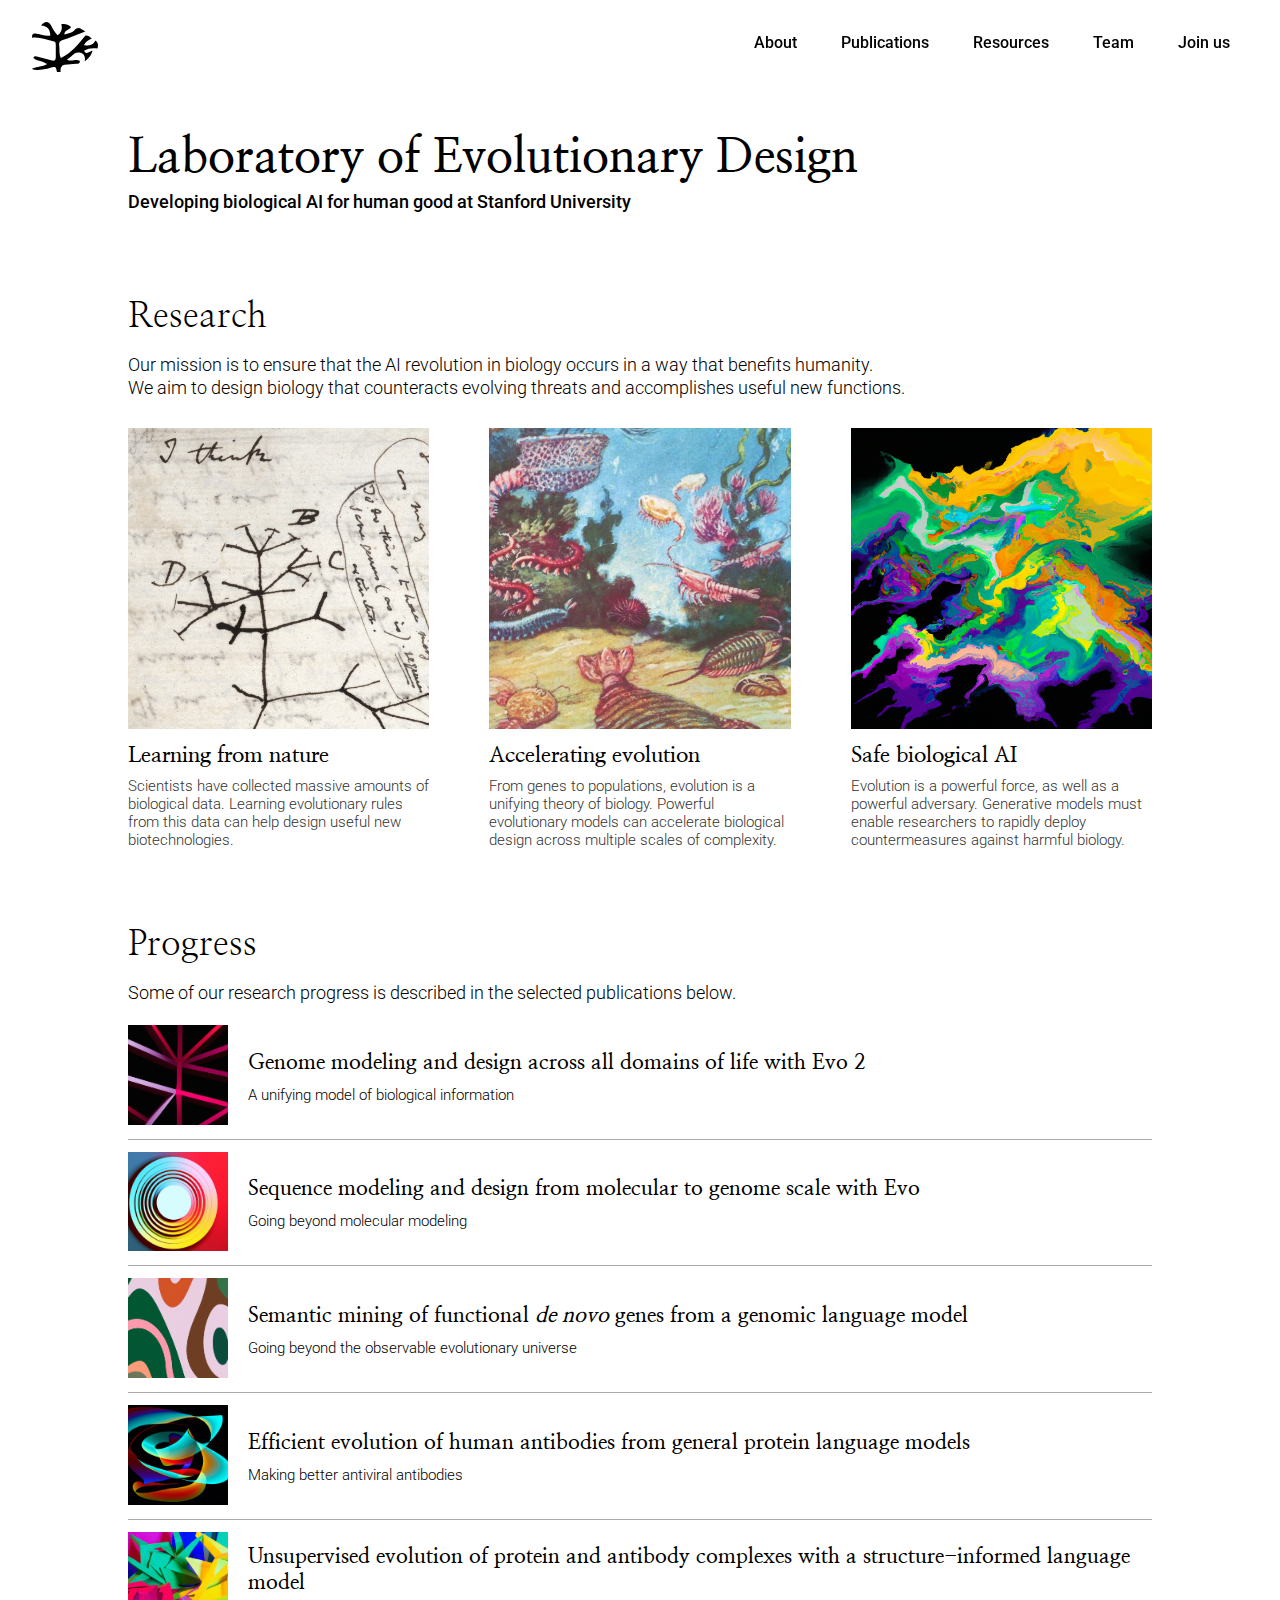
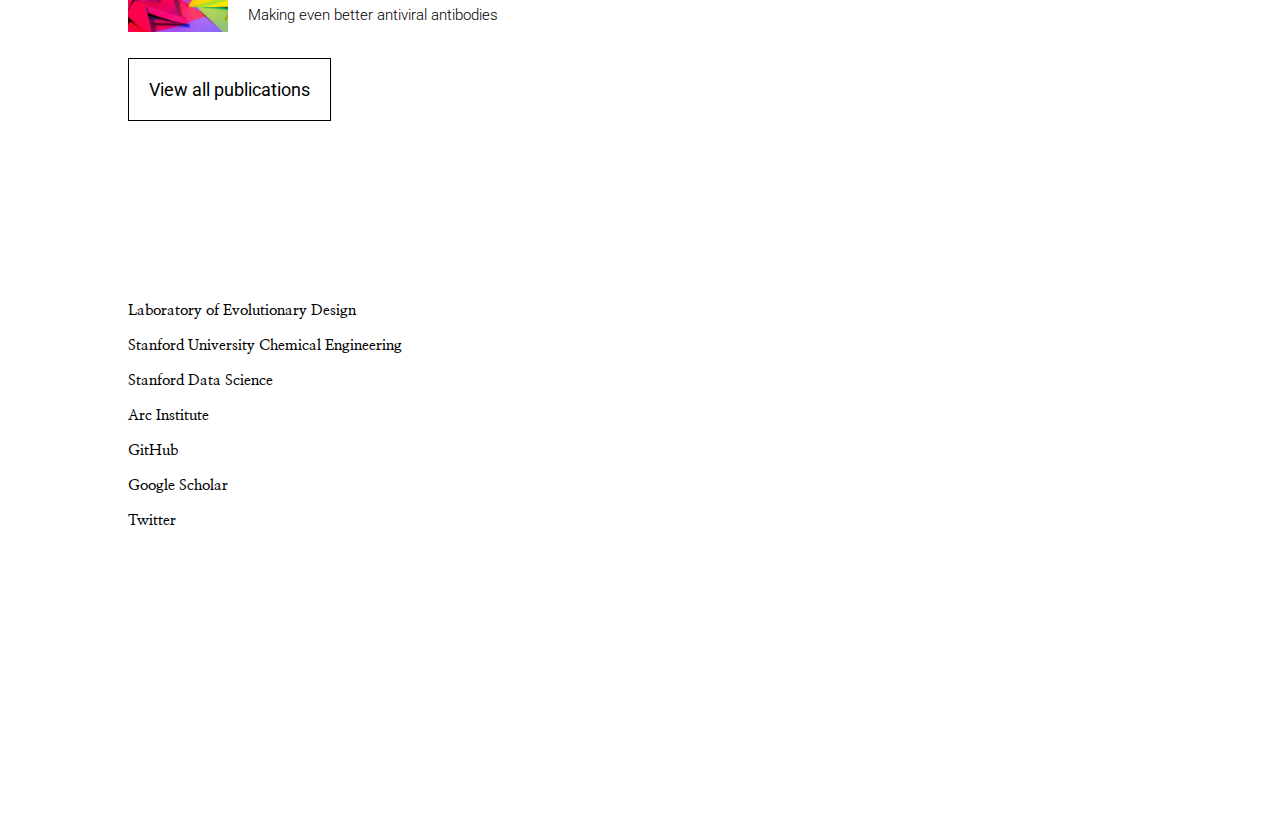
<file: index.html>
<!DOCTYPE html>

<html>
  <head>
    <script async src="https://www.googletagmanager.com/gtag/js?id=G-EQ6FCXS2D2"></script>
    <script>
      window.dataLayer = window.dataLayer || [];
      function gtag(){dataLayer.push(arguments);}
      gtag('js', new Date());

      gtag('config', 'G-EQ6FCXS2D2');
    </script>
    <title>Evolutionary Design</title>
    <meta http-equiv="Content-Type" content="text/html">
    <meta name="description" content="Laboratory of Evolutionary Design">
    <meta name="keywords" content="laboratory of evolutionary design, stanford university, arc institute, machine learning, ai, biology">
    <meta name="author" content="Brian Hie">
    <meta name="viewport" content="width=device-width, initial-scale=1">

    <meta property="og:url" content="https://evodesign.org/"/>
    <meta property="og:type" content="website"/>
    <meta property="og:title" content="Laboratory of Evolutionary Design"/>
    <meta property="og:description" content="Developing biological AI for human good at Stanford University" />
    <meta property="og:image" content="/images/light_and_dark.png" />
    
    <meta name="twitter:card" content="summary_large_image" />
    <meta name="twitter:site" content="@brianhie" />
    <meta name="twitter:title" content="Laboratory of Evolutionary Design" />
    <meta name="twitter:description" content="Developing biological AI for human good at Stanford University"/>
    <meta name="twitter:image" content="https://evodesign.org/images/light_and_dark.png" />

    <link rel="preconnect" href="https://fonts.googleapis.com">
    <link rel="preconnect" href="https://fonts.gstatic.com" crossorigin>
    <link href="https://fonts.googleapis.com/css2?family=Nanum+Myeongjo:wght@400;700;800&display=swap" rel="stylesheet">
    <link href="https://fonts.googleapis.com/css2?family=Roboto:wght@100;300;400;500;700&display=swap" rel="stylesheet">
    <link href="https://fonts.googleapis.com/css?family=Source+Sans+Pro:700,500,400italic,400,300italic,300" rel="stylesheet">
    <link rel="stylesheet" type="text/css" href="ledlab.css">
    <link rel="icon" type="image/x-icon" href="images/logo.svg">
    <script src="ledlab.js"></script>
  </head>

  <body>
    <div id="navbar"></div>
    <script>renderNav('./navbar_nologo.html')</script>

    <h1 class="dummy-header">Brian Hie</h1>

    <div class="outer-container">
      <div class="container">

        <div class="title1">
          <p>
	    Laboratory of Evolutionary Design
          </p>
        </div>
        <div class="subtitle1">
          <p>
            Developing biological AI for human good at <a href="https://stanford.edu/">Stanford University</a>
          </p>
        </div>


        <div class="title2">
          <p>
	    Research
          </p>
        </div>

        <div class="subtitle2">
          <p>
            Our mission is to ensure that the AI revolution in biology occurs in a way that benefits humanity. <br/>
            We aim to design biology that counteracts evolving threats and accomplishes useful new functions.
          </p>
        </div>

        <div class="banner-row">

	  <div class="banner-column">
	    <img src="images/darwin-square.png"  class="img-banner">
            <p class="title3">
	      Learning from nature
            </p>
            <p class="text1">
              Scientists have collected massive amounts of biological data.
              Learning evolutionary rules from this data can help design useful new biotechnologies.
            </p>
	  </div>

	  <div class="banner-column">
	    <img src="images/wonderful-life-square.png"  class="img-banner">
            <p class="title3">
	      Accelerating evolution
            </p>
            <p class="text1">
              From genes to populations, evolution is a unifying theory of biology.
              Powerful evolutionary models can accelerate biological design across multiple scales of complexity.
            </p>
	  </div>

	  <div class="banner-column" style="padding-right: 0px;">
	    <img src="images/light_and_dark.png"  class="img-banner">
            <p class="title3" style="margin-right: 0px;">
	      Safe biological AI
            </p>
            <p class="text1" style="margin-right: 0px;">
	      Evolution is a powerful force, as well as a powerful adversary.
	      Generative models must enable researchers to rapidly deploy countermeasures against harmful biology.
            </p>
	  </div>

        </div>

        <div class="title2">
          <p>
	    Progress
          </p>
        </div>

        <div class="subtitle2">
          <p>
            Some of our research progress is described in the selected publications below.
          </p>
        </div>

        <a href="https://www.biorxiv.org/content/10.1101/2025.02.18.638918" class="publication">
          <div class="publication-img">
            <img src="images/tree_of_life.png">
          </div>
          <div class="publication-content">
            <div class="publication-title-main">Genome modeling and design across all domains of life with Evo 2</div>
            <div class="publication-description">A unifying model of biological information</div>
          </div>
        </a>

        <a href="https://www.science.org/stoken/author-tokens/ST-2260/full" class="publication">
          <div class="publication-img">
            <img src="images/vibrant_foundation.png">
          </div>
          <div class="publication-content">
            <div class="publication-title-main">Sequence modeling and design from molecular to genome scale with Evo</div>
            <div class="publication-description">Going beyond molecular modeling</div>
          </div>
        </a>

        <a href="https://www.biorxiv.org/content/10.1101/2024.12.17.628962" class="publication">
          <div class="publication-img">
            <img src="images/semantic_mining.png">
          </div>
          <div class="publication-content">
            <div class="publication-title-main">Semantic mining of functional <em>de novo</em> genes from a genomic language model</div>
            <div class="publication-description">Going beyond the observable evolutionary universe</div>
          </div>
        </a>

        <a href="https://www.nature.com/articles/s41587-023-01763-2" class="publication">
          <div class="publication-img">
            <img src="images/efficient-evolution.png">
          </div>
          <div class="publication-content">
            <div class="publication-title-main">Efficient evolution of human antibodies from general protein language models</div>
            <div class="publication-description">Making better antiviral antibodies</div>
          </div>
        </a>

        <a href="https://www.science.org/stoken/author-tokens/ST-1968/full" class="publication" style="border-bottom-style: none;">
          <div class="publication-img">
            <img src="images/inverse_folding.png" alt="Image 2">
          </div>
          <div class="publication-content">
            <div class="publication-title-main">Unsupervised evolution of protein and antibody complexes with a structure-informed language model</div>
            <div class="publication-description">Making even better antiviral antibodies</div>
          </div>
        </a>

        <a href="publications" class="publication-button">View all publications</a>

        <footer id="footer"></footer>
        <script>
          fetch('./footer.html')
              .then(response => response.text())
              .then(data => document.getElementById('footer').innerHTML = data);
        </script>
      </div>
    </div>
  </body>
</html>
</file>
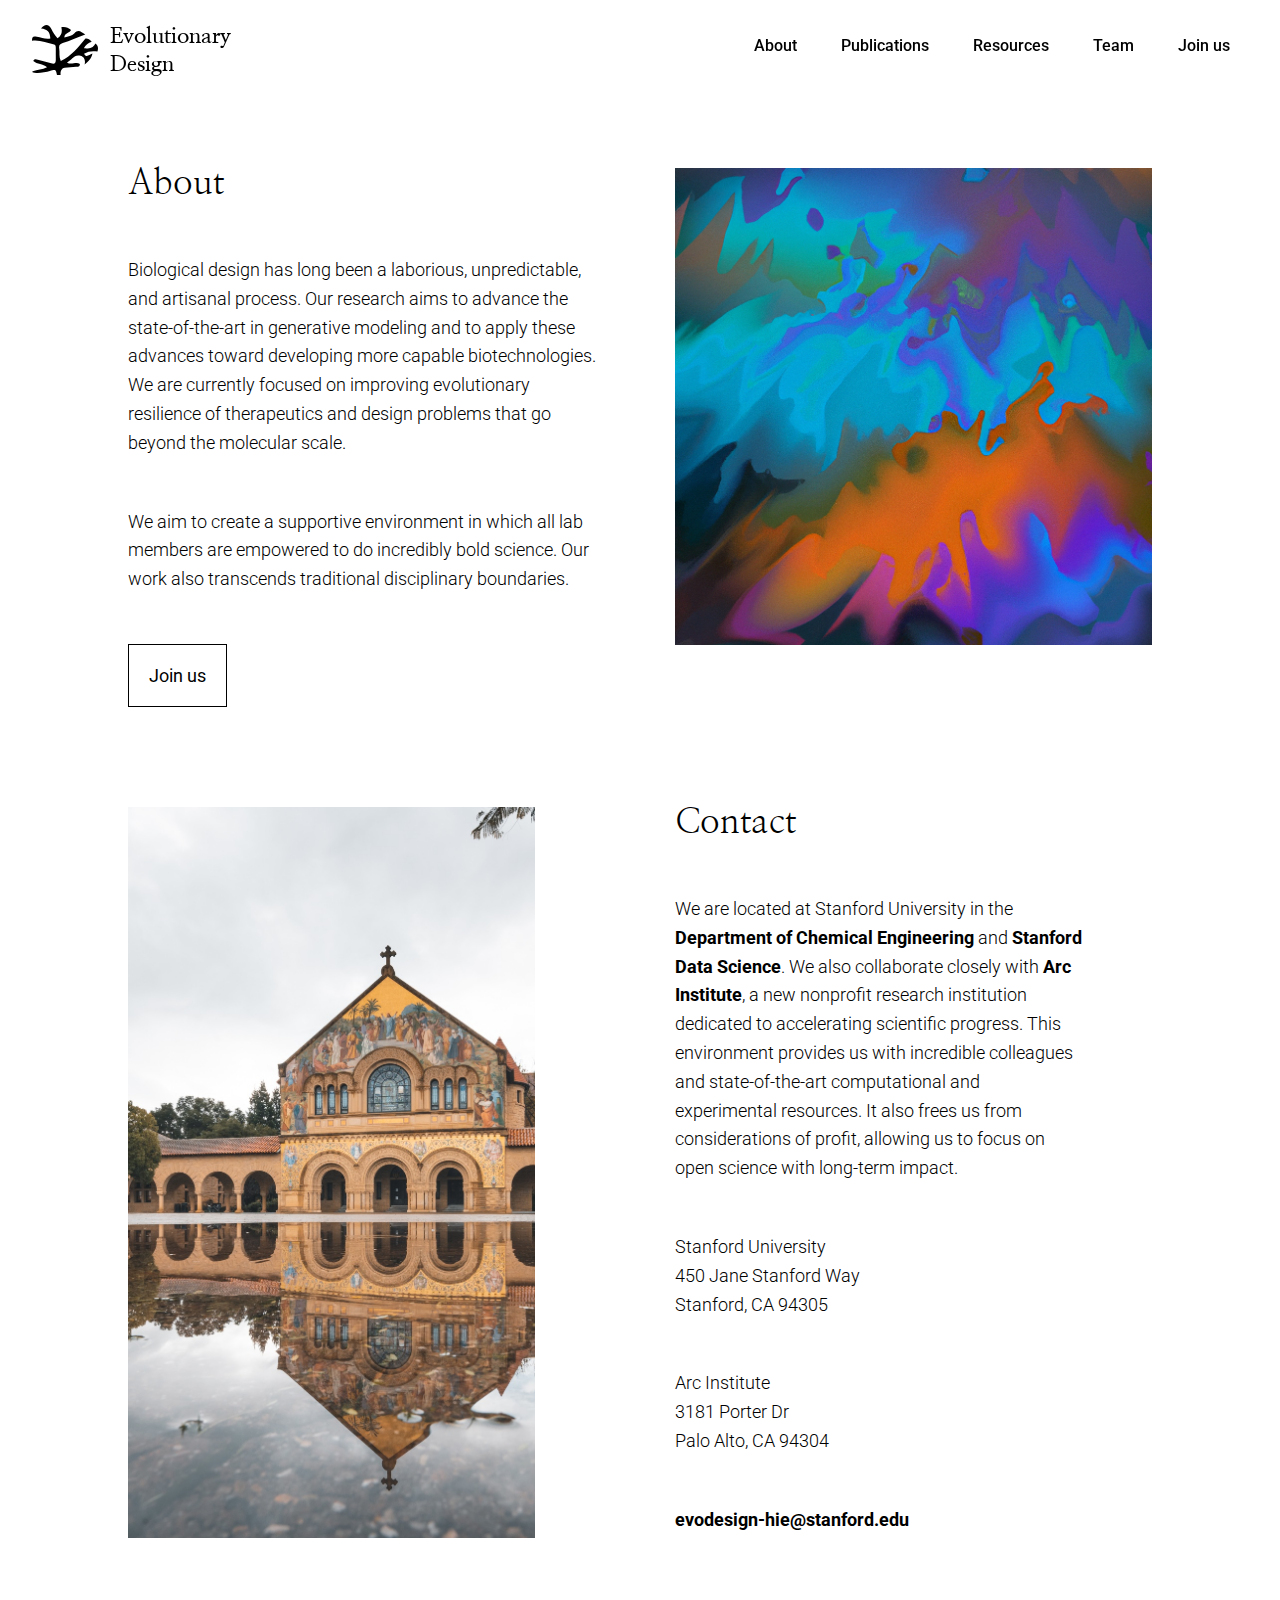
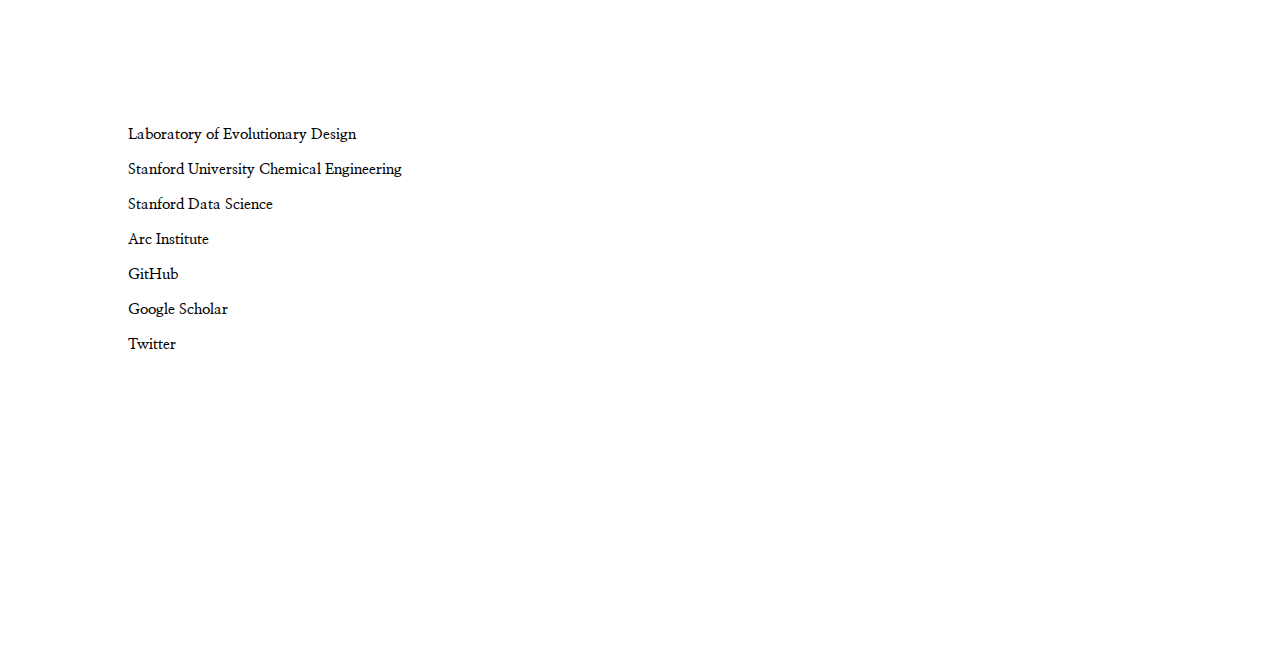
<file: about.html>
<!DOCTYPE html>

<html>
  <head>
    <script async src="https://www.googletagmanager.com/gtag/js?id=G-EQ6FCXS2D2"></script>
    <script>
      window.dataLayer = window.dataLayer || [];
      function gtag(){dataLayer.push(arguments);}
      gtag('js', new Date());

      gtag('config', 'G-EQ6FCXS2D2');
    </script>
    <title>About | Evolutionary Design</title>
    <meta http-equiv="Content-Type" content="text/html">
    <meta name="description" content="Laboratory of Evolutionary Design">
    <meta name="keywords" content="brian hie, laboratory of evolutionary design, stanford university, arc institute, machine learning, ai, biology">
    <meta name="author" content="Brian Hie">
    <meta name="viewport" content="width=device-width, initial-scale=1">
    <link rel="preconnect" href="https://fonts.googleapis.com">
    <link rel="preconnect" href="https://fonts.gstatic.com" crossorigin>
    <link href="https://fonts.googleapis.com/css2?family=Nanum+Myeongjo:wght@400;700;800&display=swap" rel="stylesheet">
    <link href="https://fonts.googleapis.com/css2?family=Roboto:wght@100;300;400;500;700&display=swap" rel="stylesheet">
    <link rel="stylesheet" type="text/css" href="ledlab.css">
    <link rel="icon" type="image/x-icon" href="images/logo.svg">
    <script src="ledlab.js"></script>
  </head>

  <body>
    <div id="navbar"></div>
    <script>renderNav('./navbar.html')</script>

    <div class="outer-container">
      <div class="container">

        <div class="about-container">
          <div class="about-text-block">
            <div class="title2" style="padding: 140px 0 0px 0;">
              <p>
                About
              </p>
            </div>
            <p class="about-text">
              Biological design has long been a laborious, unpredictable, and artisanal process.
              Our research aims to advance the state-of-the-art in generative modeling and to apply these advances toward developing more capable biotechnologies.
              We are currently focused on improving evolutionary resilience of therapeutics and design problems that go beyond the molecular scale.
            </p>
            <p class="about-text">
              We aim to create a supportive environment in which all lab members are empowered to do incredibly bold science.
              Our work also transcends traditional disciplinary boundaries.
            </p>

            <a href="join" class="publication-button" style='font-weight: 400; margin-top: 40px;'>Join us</a>

          </div>
          <div class="about-image-block">
            <img src="images/multicolored.png">
          </div>
        </div>

        <div class="about-container">
          <div class="about-image-block" id="contact-image">
            <img src="images/stanford-memchu.jpg"  style="padding-top: 100px;">
          </div>

          <div class="about-text-block" id="contact-text">
            <div class="title2" style="padding-top: 80px;">
              <p>
                Contact
              </p>
            </div>
            <p class="about-text">
              We are located at Stanford University in the <a href="https://cheme.stanford.edu/">Department of Chemical Engineering</a> and <a href="https://datascience.stanford.edu/">Stanford Data Science</a>.
              We also collaborate closely with <a href="https://arcinstitute.org/">Arc Institute</a>, a new nonprofit research institution dedicated to accelerating scientific progress.
              This environment provides us with incredible colleagues and state-of-the-art computational and experimental resources.
              It also frees us from considerations of profit, allowing us to focus on open science with long-term impact.
            </p>
            <p class="about-text">
              Stanford University <br/>
              450 Jane Stanford Way <br/>
              Stanford, CA 94305
            </p>
            <p class="about-text">
              Arc Institute <br/>
              3181 Porter Dr <br/>
              Palo Alto, CA 94304
            </p>
            <p class="about-text">
              <a href="mailto:evodesign-hie@stanford.edu">evodesign-hie@stanford.edu</a>
            </p>
          </div>

          <div class="about-image-block" id="contact-image2">
            <img src="images/stanford-memchu.jpg">
          </div>
        </div>

        <footer id="footer"></footer>
        <script>
          fetch('./footer.html')
              .then(response => response.text())
              .then(data => document.getElementById('footer').innerHTML = data);
        </script>
      </div>
    </div>
  </body>
</html>
</file>
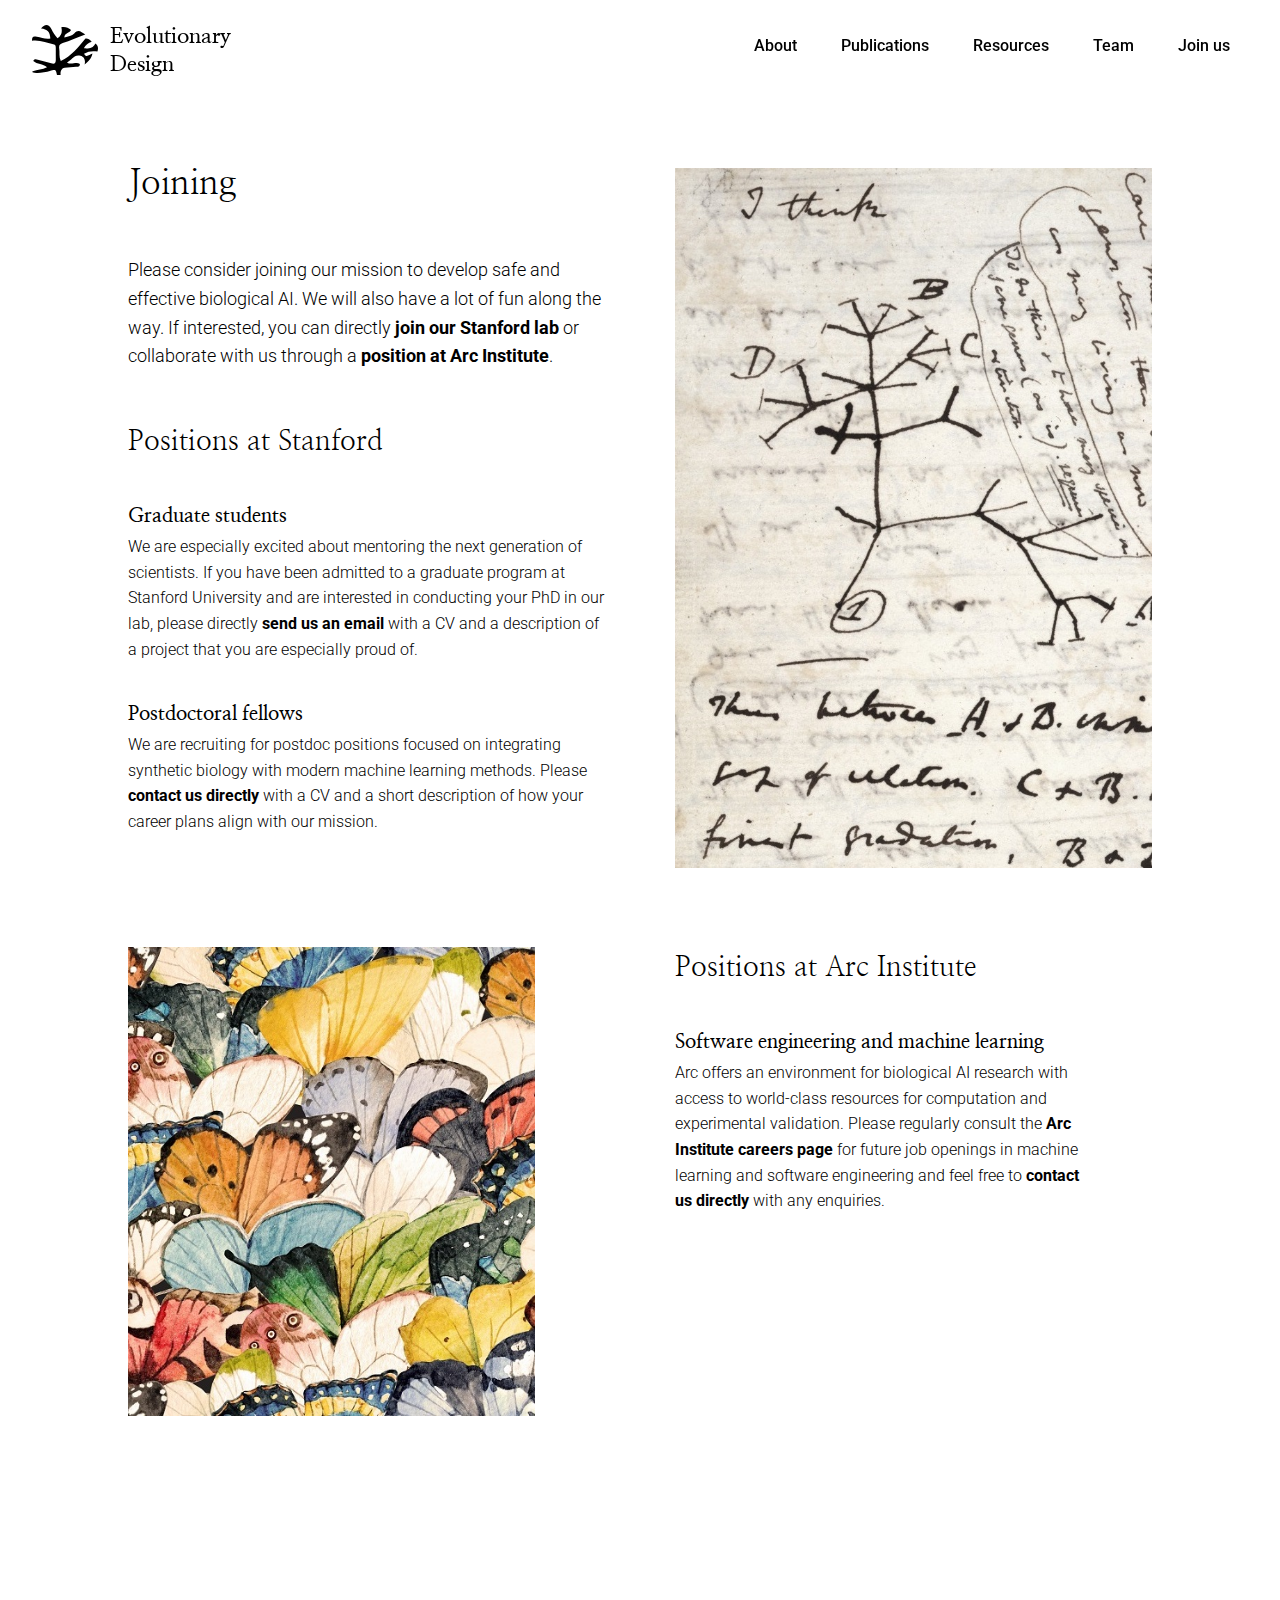
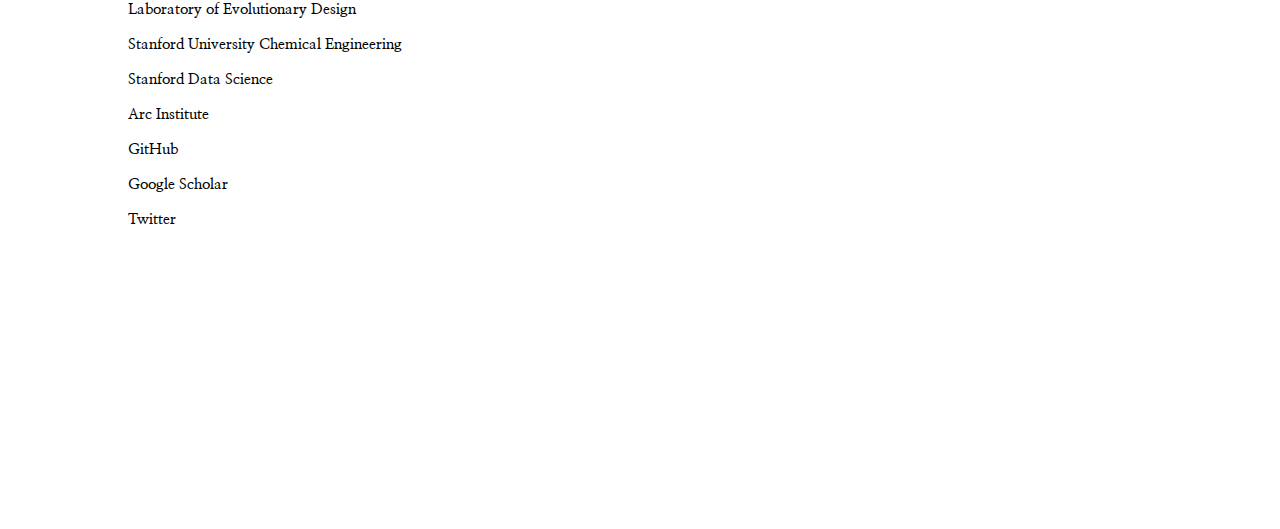
<file: join.html>
<!DOCTYPE html>

<html>
  <head>
    <script async src="https://www.googletagmanager.com/gtag/js?id=G-EQ6FCXS2D2"></script>
    <script>
      window.dataLayer = window.dataLayer || [];
      function gtag(){dataLayer.push(arguments);}
      gtag('js', new Date());

      gtag('config', 'G-EQ6FCXS2D2');
    </script>
    <title>Join us | Evolutionary Design</title>
    <meta http-equiv="Content-Type" content="text/html"> 
    <meta name="description" content="Laboratory of Evolutionary Design">
    <meta name="keywords" content="brian hie, laboratory of evolutionary design, stanford university, arc institute, machine learning, ai, biology">
    <meta name="author" content="Brian Hie">
    <meta name="viewport" content="width=device-width, initial-scale=1">

    <meta property="og:url" content="https://evodesign.org/join" />
    <meta property="og:type" content="website" />
    <meta property="og:title" content="Join us | Laboratory of Evolutionary Design" />
    <meta property="og:image" content="/images/stanford_foothills.jpg" />

    <meta name="twitter:card" content="summary_large_image" />
    <meta name="twitter:site" content="@brianhie" />
    <meta name="twitter:title" content="Join us | Laboratory of Evolutionary Design" />
    <meta name="twitter:image" content="https://evodesign.org/images/stanford_foothills.jpg" />

    <link rel="preconnect" href="https://fonts.googleapis.com">
    <link rel="preconnect" href="https://fonts.gstatic.com" crossorigin>
    <link href="https://fonts.googleapis.com/css2?family=Nanum+Myeongjo:wght@400;700;800&display=swap" rel="stylesheet">
    <link href="https://fonts.googleapis.com/css2?family=Roboto:wght@100;300;400;500;700&display=swap" rel="stylesheet">
    <link rel="stylesheet" type="text/css" href="ledlab.css">
    <link rel="icon" type="image/x-icon" href="images/logo.svg">
    <script src="ledlab.js"></script>
  </head>

  <body>
    <div id="navbar"></div>
    <script>renderNav('./navbar.html')</script>

    <div class="outer-container">
      <div class="container">
        <div class="about-container">
          <div class="about-text-block">
            <div class="title2" style="padding: 140px 0 0px 0;">
              <p>
                Joining
              </p>
            </div>
            <p class="about-text">
              Please consider joining our mission to develop safe and effective biological AI.
              We will also have a lot of fun along the way.
              If interested, you can directly <a href="#stanford-jobs">join our Stanford lab</a> or collaborate with us through a <a href="#arc-jobs">position at Arc Institute</a>.
            </p>

            <div id="stanford-jobs" class="join-section-anchor"></div>
            
            <p class="title2" style="font-size: 28px;">
              Positions at Stanford
            </p>

            <p class="join-subtitle">
              Graduate students
            </p>
            <p class="join-text">
              We are especially excited about mentoring the next generation of scientists.
              If you have been admitted to a graduate program at Stanford University and are interested in conducting your PhD in our lab, please directly <a href="mailto:evodesign-hie@stanford.edu">send us an email</a> with a CV and a description of a project that you are especially proud of.
            </p>

            <p class="join-subtitle">
              Postdoctoral fellows
            </p>
            <p class="join-text">
              We are recruiting for postdoc positions focused on integrating synthetic biology with modern machine learning methods.
              Please <a href="mailto:evodesign-hie@stanford.edu">contact us directly</a> with a CV and a short description of how your career plans align with our mission.
            </p>

          </div>
          <div class="about-image-block">
            <img src="images/darwin-notebook.jpg" style="/*padding-top: 230px;*/" id="join-first-img">
          </div>
        </div>

        <div class="about-container">
          <div class="about-image-block"  id="join-second-img">
            <img src="images/wallace-butterflies-cropped.jpg" style="padding-top: 50px;">
          </div>
          <div class="about-text-block" id="join-second-text">

            <div id="arc-jobs" class="join-section-anchor"></div>
            
            <p class="title2" style="font-size: 28px;">
              Positions at Arc Institute
            </p>

            <!--p class="join-subtitle">
              Director or Associate Director of Bioinformatics
            </p>
            <p class="join-text">
              Arc is recruiting a Director or Associate Director of Bioinformatics to oversee the development of complex models of biological systems.
              Please <a href="https://boards.greenhouse.io/arcinstitute/jobs/4709422004">consult this job posting and apply</a> if you are interested.
            </p-->

            <p class="join-subtitle">
              Software engineering and machine learning
            </p>
            <p class="join-text">
              Arc offers an environment for biological AI research with access to world-class resources for computation and experimental validation.
              Please regularly consult the <a href="https://arcinstitute.org/jobs">Arc Institute careers page</a> for future job openings in machine learning and software engineering and feel free to <a href="mailto:evodesign-hie@stanford.edu">contact us directly</a> with any enquiries.
            </p>

          </div>
        </div>
        
        <footer id="footer"></footer>
        <script>
          fetch('./footer.html')
    .then(response => response.text())
    .then(data => document.getElementById('footer').innerHTML = data);
        </script>
      </div>
    </div>
  </body>
</html>
</file>
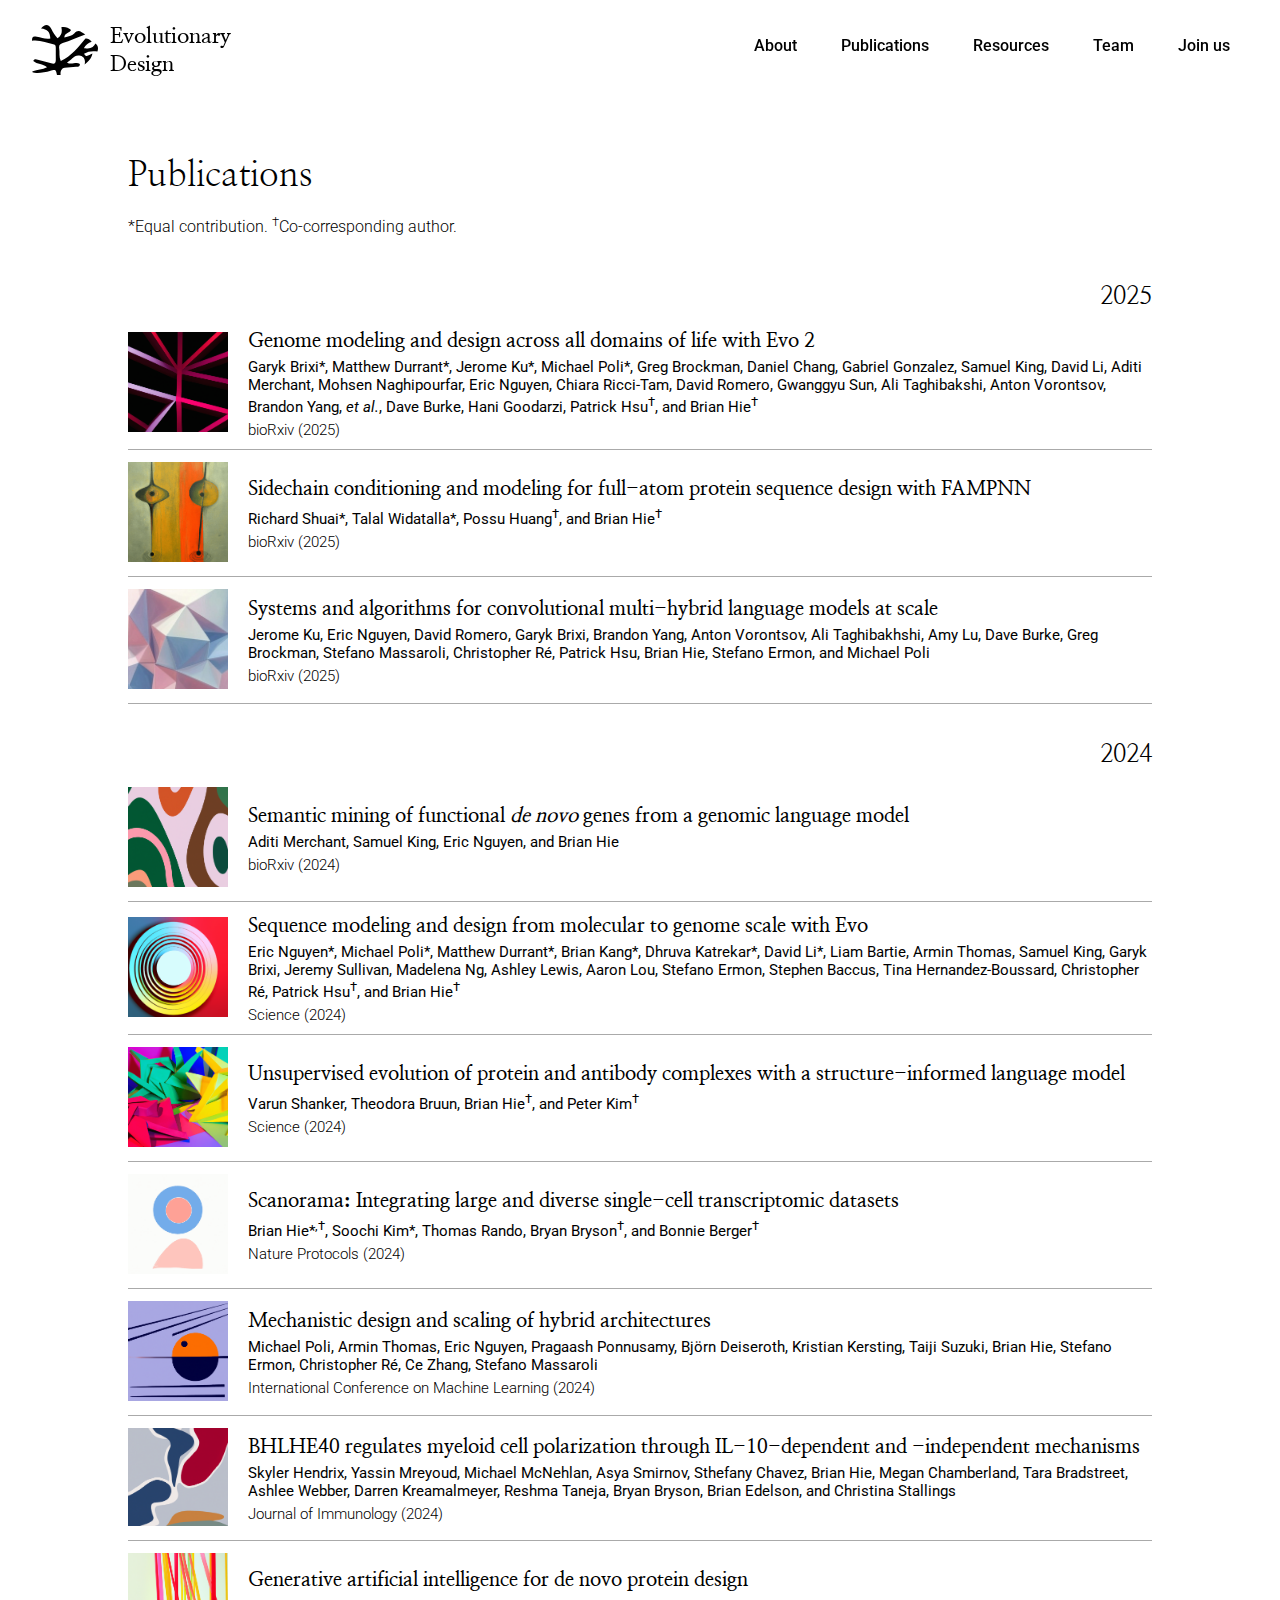
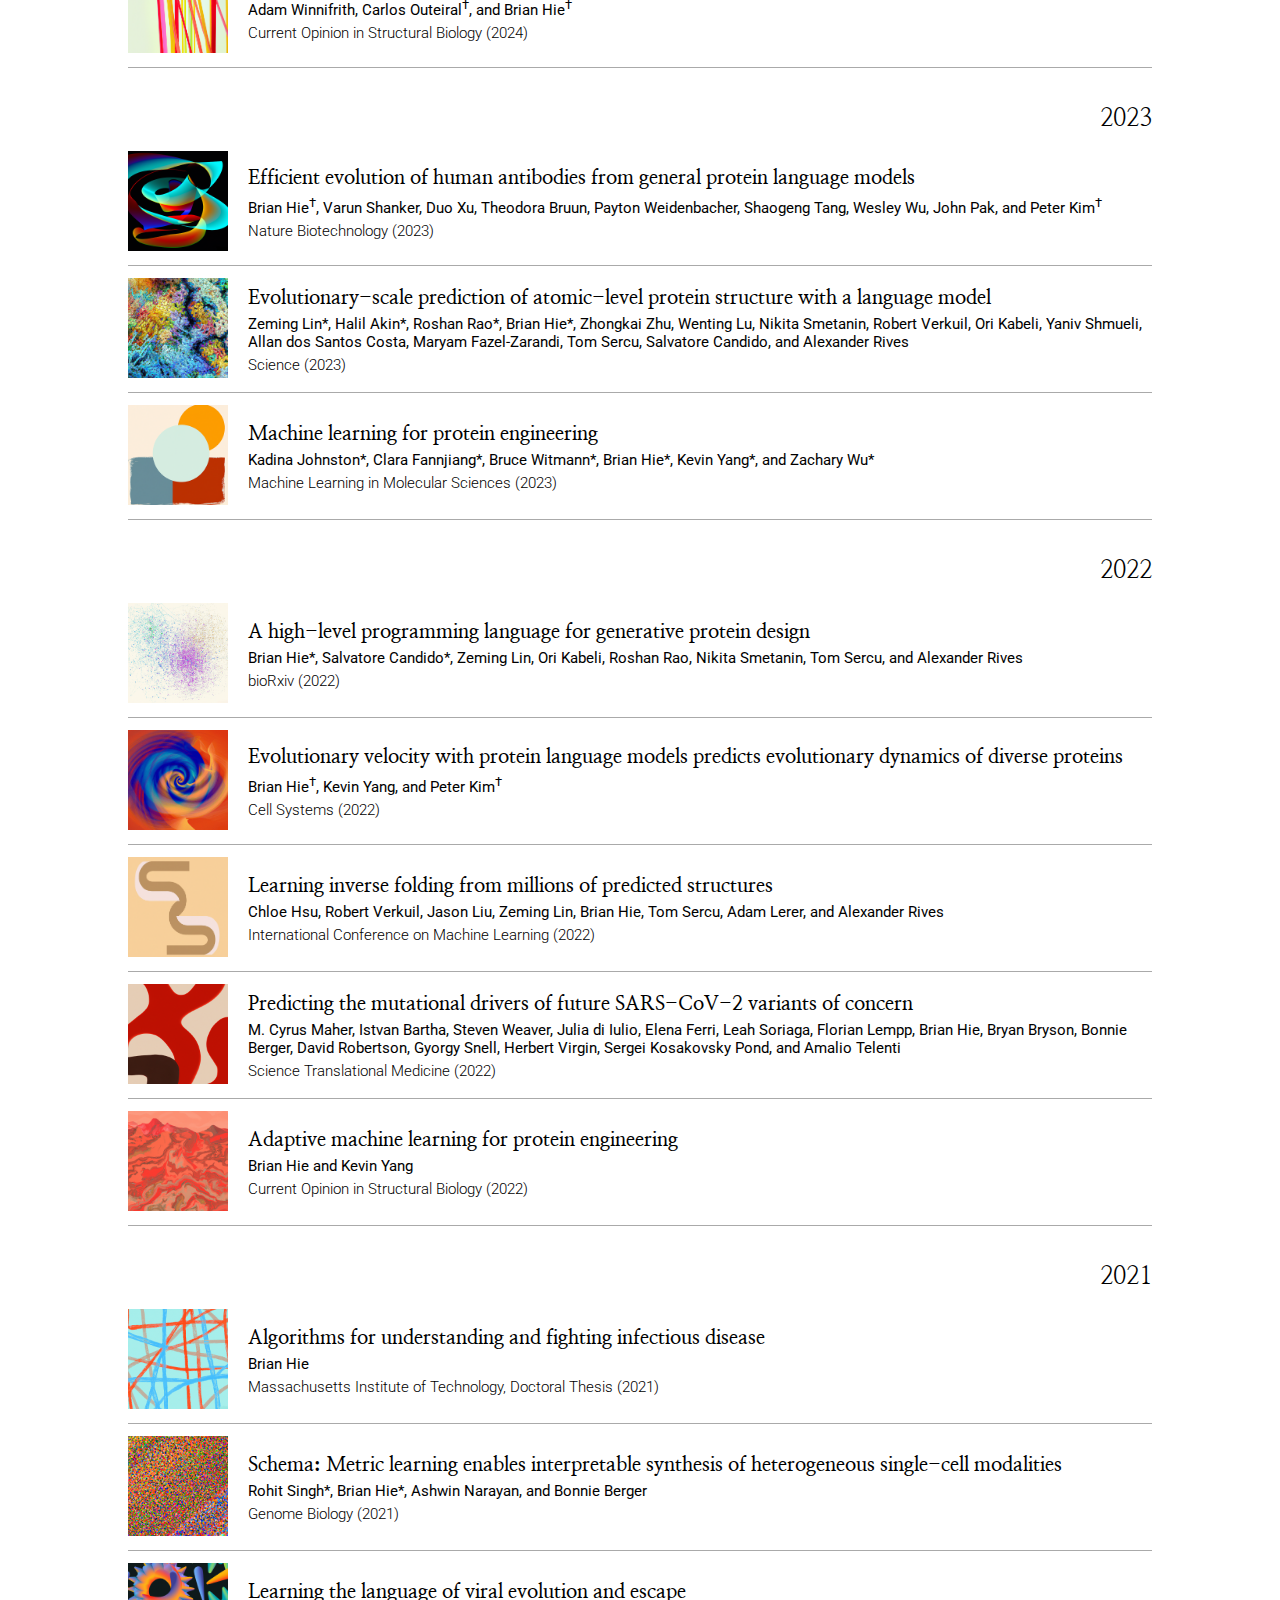
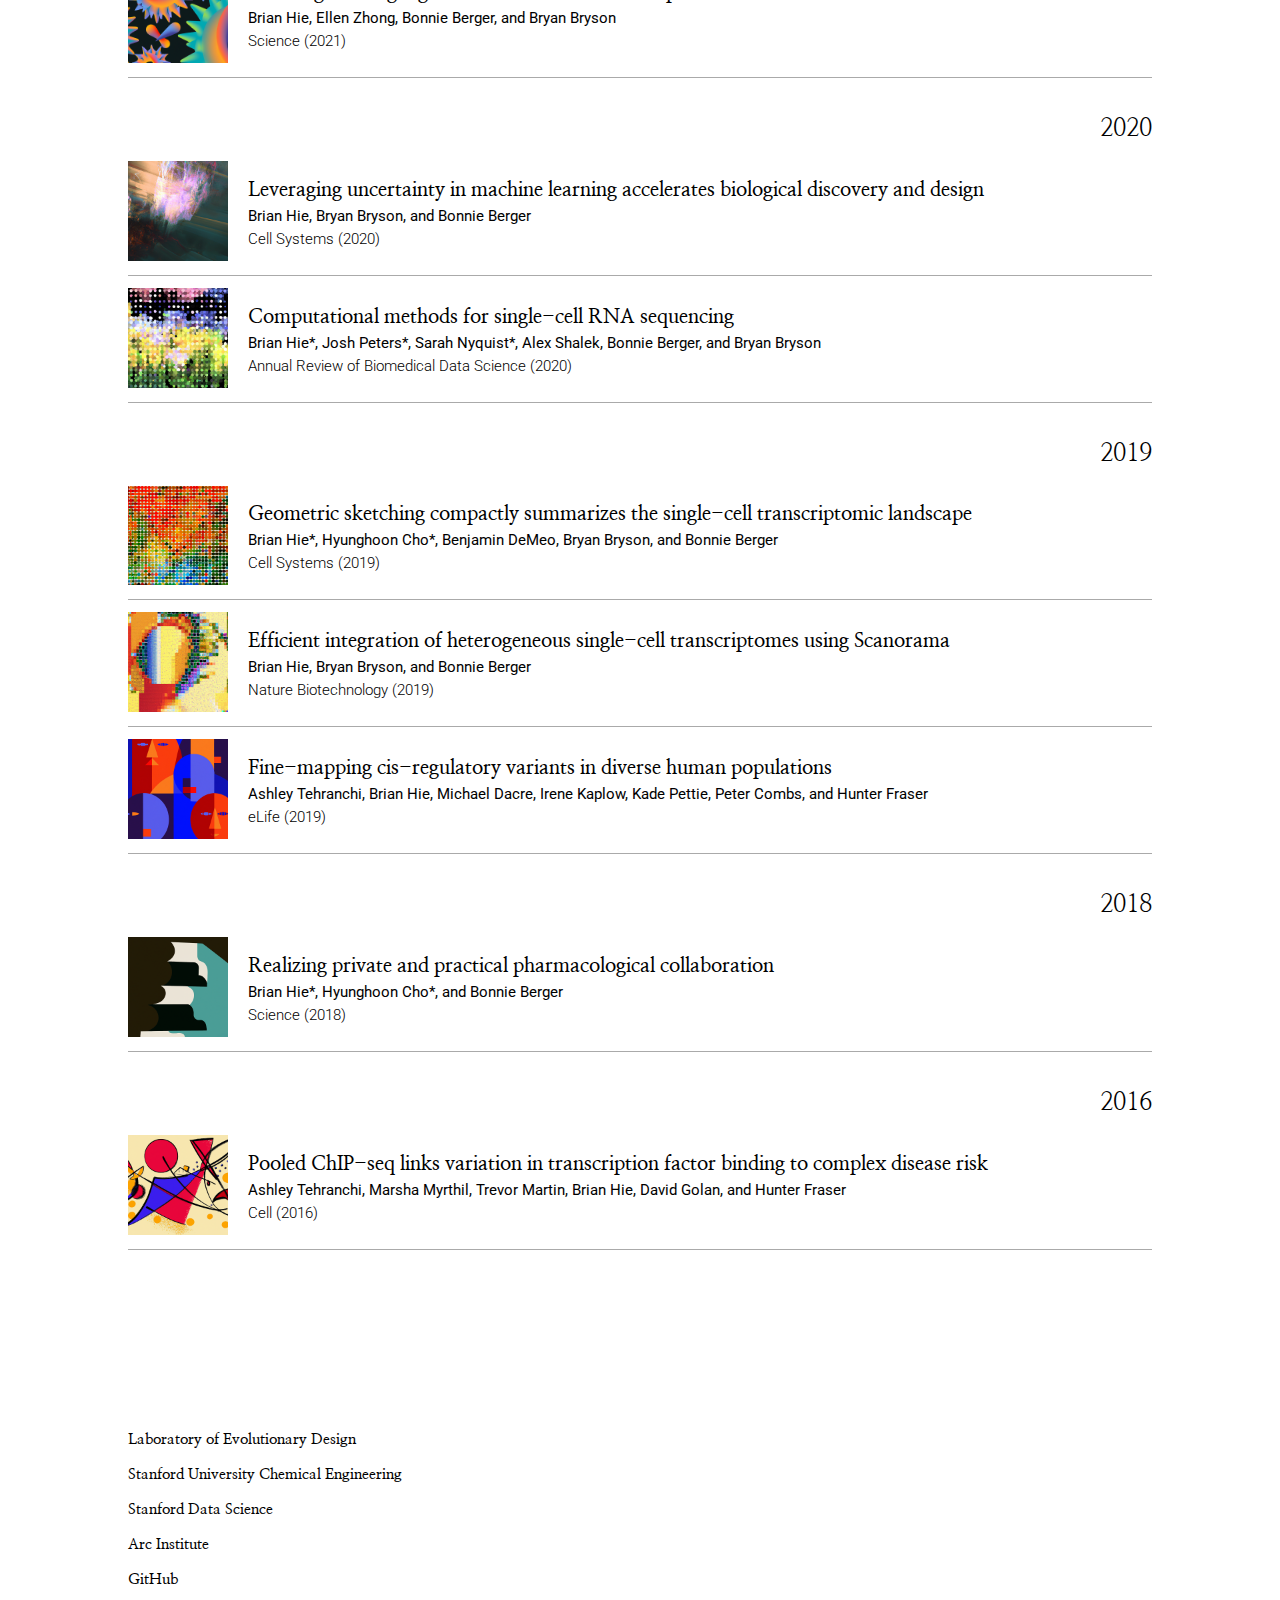
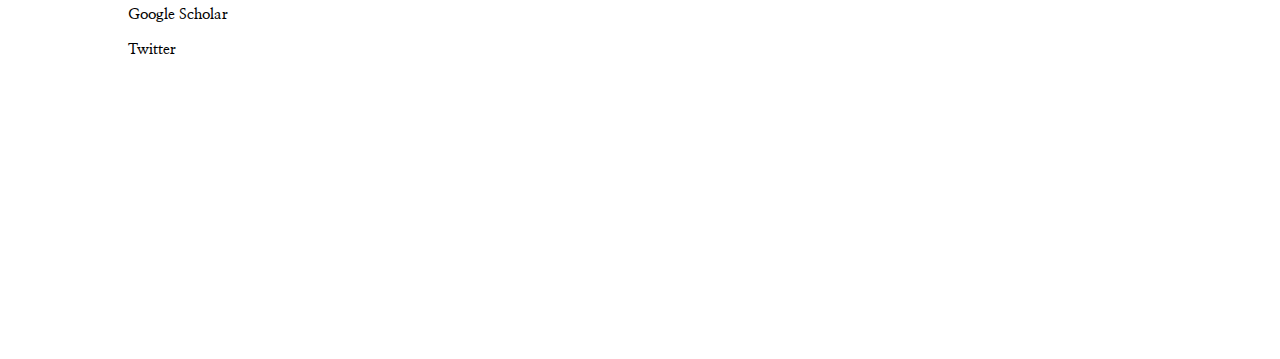
<file: publications.html>
<!DOCTYPE html>

<html>
  <head>
    <script async src="https://www.googletagmanager.com/gtag/js?id=G-EQ6FCXS2D2"></script>
    <script>
      window.dataLayer = window.dataLayer || [];
      function gtag(){dataLayer.push(arguments);}
      gtag('js', new Date());

      gtag('config', 'G-EQ6FCXS2D2');
    </script>
    <title>Publications | Evolutionary Design</title>
    <meta http-equiv="Content-Type" content="text/html"> 
    <meta name="description" content="Laboratory of Evolutionary Design">
    <meta name="keywords" content="brian hie, laboratory of evolutionary design, stanford university, arc institute, machine learning, ai, biology">
    <meta name="author" content="Brian Hie">
    <meta name="viewport" content="width=device-width, initial-scale=1">
    <link rel="preconnect" href="https://fonts.googleapis.com">
    <link rel="preconnect" href="https://fonts.gstatic.com" crossorigin>
    <link href="https://fonts.googleapis.com/css2?family=Nanum+Myeongjo:wght@400;700;800&display=swap" rel="stylesheet">
    <link href="https://fonts.googleapis.com/css2?family=Roboto:wght@100;300;400;500;700&display=swap" rel="stylesheet">
    <link rel="stylesheet" type="text/css" href="ledlab.css">
    <link rel="icon" type="image/x-icon" href="images/logo.svg">
    <script src="ledlab.js"></script>
  </head>

  <body>
    <div id="navbar"></div>
    <script>renderNav('./navbar.html')</script>

    <div class="outer-container">
      <div class="container">
        
        <div class="title2" style="padding: 140px 0 0px 0;">
          <p>
            Publications
          </p>
        </div>

        <div class="subtitle2" style="font-size: 16px;">
          <p>
            *Equal contribution. <sup>&#8224;</sup>Co-corresponding author.
          </p>
        </div>

        <div class="publication-year-header">
          <p>
            2025
          </p>
        </div>

        <a href="https://www.biorxiv.org/content/10.1101/2025.02.18.638918" class="publication">
          <div class="publication-img">
            <img src="images/tree_of_life.png">
          </div>
          <div class="publication-content">
            <div class="publication-title">Genome modeling and design across all domains of life with Evo 2</div>
            <div class="publication-authors">Garyk Brixi*, Matthew Durrant*, Jerome Ku*, Michael Poli*, Greg Brockman, Daniel Chang, Gabriel Gonzalez, Samuel King, David Li, Aditi Merchant, Mohsen Naghipourfar, Eric Nguyen, Chiara Ricci-Tam, David Romero, Gwanggyu Sun, Ali Taghibakshi, Anton Vorontsov, Brandon Yang, <em>et al.</em>, Dave Burke, Hani Goodarzi, Patrick Hsu<sup>&#8224;</sup>, and Brian Hie<sup>&#8224;</sup></div>
            <div class="publication-description">bioRxiv (2025)</div>
          </div>
        </a>

        <a href="https://www.biorxiv.org/content/10.1101/2025.02.13.637498" class="publication">
          <div class="publication-img">
            <img src="images/twin_balls.png">
          </div>
          <div class="publication-content">
            <div class="publication-title">Sidechain conditioning and modeling for full-atom protein sequence design with FAMPNN</div>
            <div class="publication-authors">Richard Shuai*, Talal Widatalla*, Possu Huang<sup>&#8224;</sup>, and Brian Hie<sup>&#8224;</sup></div>
            <div class="publication-description">bioRxiv (2025)</div>
          </div>
        </a>

        <a href="https://arxiv.org/abs/2503.01868" class="publication">
          <div class="publication-img">
            <img src="images/stripedhyena2.jpg">
          </div>
          <div class="publication-content">
            <div class="publication-title">Systems and algorithms for convolutional multi-hybrid language models at scale</div>
            <div class="publication-authors">Jerome Ku, Eric Nguyen, David Romero, Garyk Brixi, Brandon Yang, Anton Vorontsov, Ali Taghibakhshi, Amy Lu, Dave Burke, Greg Brockman, Stefano Massaroli, Christopher R&eacute;, Patrick Hsu, Brian Hie, Stefano Ermon, and Michael Poli</div>
            <div class="publication-description">bioRxiv (2025)</div>
          </div>
        </a>

        <div class="publication-year-header">
          <p>
            2024
          </p>
        </div>

        <a href="https://www.biorxiv.org/content/10.1101/2024.12.17.628962" class="publication">
          <div class="publication-img">
            <img src="images/semantic_mining.png">
          </div>
          <div class="publication-content">
            <div class="publication-title">Semantic mining of functional <em>de novo</em> genes from a genomic language model</div>
            <div class="publication-authors">Aditi Merchant, Samuel King, Eric Nguyen, and Brian Hie</div>
            <div class="publication-description">bioRxiv (2024)</div>
          </div>
        </a>

        <a href="https://www.science.org/stoken/author-tokens/ST-2260/full" class="publication">
          <div class="publication-img">
            <img src="images/vibrant_foundation.png">
          </div>
          <div class="publication-content">
            <div class="publication-title">Sequence modeling and design from molecular to genome scale with Evo</div>
            <div class="publication-authors">Eric Nguyen*, Michael Poli*, Matthew Durrant*, Brian Kang*, Dhruva Katrekar*, David Li*, Liam Bartie, Armin Thomas, Samuel King, Garyk Brixi, Jeremy Sullivan, Madelena Ng, Ashley Lewis, Aaron Lou, Stefano Ermon, Stephen Baccus, Tina Hernandez-Boussard, Christopher R&eacute;, Patrick Hsu<sup>&#8224;</sup>, and Brian Hie<sup>&#8224;</sup></div>
            <div class="publication-description">Science (2024)</div>
          </div>
        </a>

        <a href="https://www.science.org/stoken/author-tokens/ST-1968/full" class="publication">
          <div class="publication-img">
            <img src="images/inverse_folding.png">
          </div>
          <div class="publication-content">
            <div class="publication-title">Unsupervised evolution of protein and antibody complexes with a structure-informed language model</div>
            <div class="publication-authors">Varun Shanker, Theodora Bruun, Brian Hie<sup>&#8224;</sup>, and Peter Kim<sup>&#8224;</sup></div>
            <div class="publication-description">Science (2024)</div>
          </div>
        </a>

        <a href="https://www.nature.com/articles/s41596-024-00991-3" class="publication">
          <div class="publication-img">
            <img src="images/balanced-circle.png">
          </div>
          <div class="publication-content">
            <div class="publication-title">Scanorama<span style="font-family: Garamond, serif;">:</span> Integrating large and diverse single-cell transcriptomic datasets</div>
            <div class="publication-authors">Brian Hie*<sup>,&#8224;</sup>, Soochi Kim*, Thomas Rando, Bryan Bryson<sup>&#8224;</sup>, and Bonnie Berger<sup>&#8224;</sup></div>
            <div class="publication-description">Nature Protocols (2024)</div>
          </div>
        </a>

        <a href="https://icml.cc/virtual/2024/poster/34509" class="publication">
          <div class="publication-img">
            <img src="images/bhlhe40.png">
          </div>
          <div class="publication-content">
            <div class="publication-title">Mechanistic design and scaling of hybrid architectures</div>
            <div class="publication-authors">Michael Poli, Armin Thomas, Eric Nguyen, Pragaash Ponnusamy, Bj&ouml;rn Deiseroth, Kristian Kersting, Taiji Suzuki, Brian Hie, Stefano Ermon, Christopher R&eacute;, Ce Zhang, Stefano Massaroli</div>
            <div class="publication-description">International Conference on Machine Learning (2024)</div>
          </div>
        </a>

        <a href="https://journals.aai.org/jimmunol/article-abstract/doi/10.4049/jimmunol.2200819/266853" class="publication">
          <div class="publication-img">
            <img src="images/mechanistic-design.png">
          </div>
          <div class="publication-content">
            <div class="publication-title">BHLHE40 regulates myeloid cell polarization through IL-10-dependent and -independent mechanisms</div>
            <div class="publication-authors">Skyler Hendrix, Yassin Mreyoud, Michael McNehlan, Asya Smirnov, Sthefany Chavez, Brian Hie, Megan Chamberland, Tara Bradstreet, Ashlee Webber, Darren Kreamalmeyer, Reshma Taneja, Bryan Bryson, Brian Edelson, and Christina Stallings</div>
            <div class="publication-description">Journal of Immunology (2024)</div>
          </div>
        </a>

        <a href="https://www.sciencedirect.com/science/article/pii/S0959440X24000216" class="publication">
          <div class="publication-img">
            <img src="images/generative_de_novo.png">
          </div>
          <div class="publication-content">
            <div class="publication-title">Generative artificial intelligence for de novo protein design</div>
            <div class="publication-authors">Adam Winnifrith, Carlos Outeiral<sup>&#8224;</sup>, and Brian Hie<sup>&#8224;</sup></div>
            <div class="publication-description">Current Opinion in Structural Biology (2024)</div>
          </div>
        </a>

        <div class="publication-year-header">
          <p>
            2023
          </p>
        </div>
        
        <a href="https://www.nature.com/articles/s41587-023-01763-2" class="publication">
          <div class="publication-img">
            <img src="images/efficient-evolution.png">
          </div>
          <div class="publication-content">
            <div class="publication-title">Efficient evolution of human antibodies from general protein language models</div>
            <div class="publication-authors">Brian Hie<sup>&#8224;</sup>, Varun Shanker, Duo Xu, Theodora Bruun, Payton Weidenbacher, Shaogeng Tang, Wesley Wu, John Pak, and Peter Kim<sup>&#8224;</sup></div>
            <div class="publication-description">Nature Biotechnology (2023)</div>
          </div>
        </a>

        <a href="https://www.science.org/doi/10.1126/science.ade2574" class="publication">
          <div class="publication-img">
            <img src="images/evo-scale.png" alt="Image 2">
          </div>
          <div class="publication-content">
            <div class="publication-title">Evolutionary-scale prediction of atomic-level protein structure with a language model</div>
            <div class="publication-authors">Zeming Lin*, Halil Akin*, Roshan Rao*, Brian Hie*, Zhongkai Zhu, Wenting Lu, Nikita Smetanin, Robert Verkuil, Ori Kabeli, Yaniv Shmueli, Allan dos Santos Costa, Maryam Fazel-Zarandi, Tom Sercu, Salvatore Candido, and Alexander Rives</div>
            <div class="publication-description">Science (2023)</div>
          </div>
        </a>

        <a href="https://link.springer.com/chapter/10.1007/978-3-031-37196-7_9" class="publication">
          <div class="publication-img">
            <img src="images/minimal-balls.png">
          </div>
          <div class="publication-content">
            <div class="publication-title">Machine learning for protein engineering</div>
            <div class="publication-authors">Kadina Johnston*, Clara Fannjiang*, Bruce Witmann*, Brian Hie*, Kevin Yang*, and Zachary Wu*</div>
            <div class="publication-description">Machine Learning in Molecular Sciences (2023)</div>
          </div>
        </a>

        <div class="publication-year-header">
          <p>
            2022
          </p>
        </div>
        
        <a href="https://www.biorxiv.org/content/10.1101/2022.12.21.521526v1" class="publication">
          <div class="publication-img">
            <img src="images/protein-pl.png" alt="Image 2">
          </div>
          <div class="publication-content">
            <div class="publication-title">A high-level programming language for generative protein design</div>
            <div class="publication-authors">Brian Hie*, Salvatore Candido*, Zeming Lin, Ori Kabeli, Roshan Rao, Nikita Smetanin, Tom Sercu, and Alexander Rives</div>
            <div class="publication-description">bioRxiv (2022)</div>
          </div>
        </a>

        <a href="https://www.sciencedirect.com/science/article/pii/S2405471222000382" class="publication">
          <div class="publication-img">
            <img src="images/evo-velocity.png">
          </div>
          <div class="publication-content">
            <div class="publication-title">Evolutionary velocity with protein language models predicts evolutionary dynamics of diverse proteins</div>
            <div class="publication-authors">Brian Hie<sup>&#8224;</sup>, Kevin Yang, and Peter Kim<sup>&#8224;</sup></div>
            <div class="publication-description">Cell Systems (2022)</div>
          </div>
        </a>

        <a href="https://proceedings.mlr.press/v162/hsu22a.html" class="publication">
          <div class="publication-img">
            <img src="images/inverse-folding.png">
          </div>
          <div class="publication-content">
            <div class="publication-title">Learning inverse folding from millions of predicted structures</div>
            <div class="publication-authors">Chloe Hsu, Robert Verkuil, Jason Liu, Zeming Lin, Brian Hie, Tom Sercu, Adam Lerer, and Alexander Rives</div>
            <div class="publication-description">International Conference on Machine Learning (2022)</div>
          </div>
        </a>

        <a href="https://www.science.org/doi/10.1126/scitranslmed.abk3445" class="publication">
          <div class="publication-img">
            <img src="images/balance-of-life.png">
          </div>
          <div class="publication-content">
            <div class="publication-title">Predicting the mutational drivers of future SARS-CoV-2 variants of concern</div>
            <div class="publication-authors">M. Cyrus Maher, Istvan Bartha, Steven Weaver, Julia di Iulio, Elena Ferri, Leah Soriaga, Florian Lempp, Brian Hie, Bryan Bryson, Bonnie Berger, David Robertson, Gyorgy Snell, Herbert Virgin, Sergei Kosakovsky Pond, and Amalio Telenti</div>
            <div class="publication-description">Science Translational Medicine (2022)</div>
          </div>
        </a>
        
        <a href="https://www.sciencedirect.com/science/article/pii/S0959440X21001457" class="publication">
          <div class="publication-img">
            <img src="images/hills.png">
          </div>
          <div class="publication-content">
            <div class="publication-title">Adaptive machine learning for protein engineering</div>
            <div class="publication-authors">Brian Hie and Kevin Yang</div>
            <div class="publication-description">Current Opinion in Structural Biology (2022)</div>
          </div>
        </a>

        <div class="publication-year-header">
          <p>
            2021
          </p>
        </div>
        
        <a href="https://dspace.mit.edu/handle/1721.1/139231" class="publication">
          <div class="publication-img">
            <img src="images/grid-red-blue.png">
          </div>
          <div class="publication-content">
            <div class="publication-title">Algorithms for understanding and fighting infectious disease</div>
            <div class="publication-authors">Brian Hie</div>
            <div class="publication-description">Massachusetts Institute of Technology, Doctoral Thesis (2021)</div>
          </div>
        </a>

        <a href="https://genomebiology.biomedcentral.com/articles/10.1186/s13059-021-02313-2" class="publication">
          <div class="publication-img">
            <img src="images/rainbow-pointilism.png">
          </div>
          <div class="publication-content">
            <div class="publication-title">Schema<span style="font-family: Garamond, serif;">:</span> Metric learning enables interpretable synthesis of heterogeneous single-cell modalities</div>
            <div class="publication-authors">Rohit Singh*, Brian Hie*, Ashwin Narayan, and Bonnie Berger</div>
            <div class="publication-description">Genome Biology (2021)</div>
          </div>
        </a>

        <a href="https://www.science.org/doi/10.1126/science.abd7331" class="publication">
          <div class="publication-img">
            <img src="images/viral-escape.png">
          </div>
          <div class="publication-content">
            <div class="publication-title">Learning the language of viral evolution and escape</div>
            <div class="publication-authors">Brian Hie, Ellen Zhong, Bonnie Berger, and Bryan Bryson</div>
            <div class="publication-description">Science (2021)</div>
          </div>
        </a>
        
        <div class="publication-year-header">
          <p>
            2020
          </p>
        </div>
        
        <a href="https://www.cell.com/cell-systems/fulltext/S2405-4712(20)30364-1" class="publication">
          <div class="publication-img">
            <img src="images/leveraging-uncertainty.png">
          </div>
          <div class="publication-content">
            <div class="publication-title">Leveraging uncertainty in machine learning accelerates biological discovery and design</div>
            <div class="publication-authors">Brian Hie, Bryan Bryson, and Bonnie Berger</div>
            <div class="publication-description">Cell Systems (2020)</div>
          </div>
        </a>

        <a href="http://www.annualreviews.org/eprint/RRDTIVPBCURYJUEYKYDR/full/10.1146/annurev-biodatasci-012220-100601" class="publication">
          <div class="publication-img">
            <img src="images/computational-cell.png">
          </div>
          <div class="publication-content">
            <div class="publication-title">Computational methods for single-cell RNA sequencing</div>
            <div class="publication-authors">Brian Hie*, Josh Peters*, Sarah Nyquist*, Alex Shalek, Bonnie Berger, and Bryan Bryson</div>
            <div class="publication-description">Annual Review of Biomedical Data Science (2020)</div>
          </div>
        </a>
        
        <div class="publication-year-header">
          <p>
            2019
          </p>
        </div>
        
        <a href="https://www.cell.com/cell-systems/fulltext/S2405-4712(19)30152-8" class="publication">
          <div class="publication-img">
            <img src="images/rainbow-grid.png">
          </div>
          <div class="publication-content">
            <div class="publication-title">Geometric sketching compactly summarizes the single-cell transcriptomic landscape</div>
            <div class="publication-authors">Brian Hie*, Hyunghoon Cho*, Benjamin DeMeo, Bryan Bryson, and Bonnie Berger</div>
            <div class="publication-description">Cell Systems (2019)</div>
          </div>
        </a>

        <a href="https://www.nature.com/articles/s41587-019-0113-3" class="publication">
          <div class="publication-img">
            <img src="images/scanorama.png">
          </div>
          <div class="publication-content">
            <div class="publication-title">Efficient integration of heterogeneous single-cell transcriptomes using Scanorama</div>
            <div class="publication-authors">Brian Hie, Bryan Bryson, and Bonnie Berger</div>
            <div class="publication-description">Nature Biotechnology (2019)</div>
          </div>
        </a>

        <a href="https://elifesciences.org/articles/39595" class="publication">
          <div class="publication-img">
            <img src="images/diverse-humans.png">
          </div>
          <div class="publication-content">
            <div class="publication-title">Fine-mapping cis-regulatory variants in diverse human populations</div>
            <div class="publication-authors">Ashley Tehranchi, Brian Hie, Michael Dacre, Irene Kaplow, Kade Pettie, Peter Combs, and Hunter Fraser</div>
            <div class="publication-description">eLife (2019)</div>
          </div>
        </a>

        <div class="publication-year-header">
          <p>
            2018
          </p>
        </div>
        
        <a href="http://science.sciencemag.org/content/362/6412/347" class="publication">
          <div class="publication-img">
            <img src="images/private-practical.png">
          </div>
          <div class="publication-content">
            <div class="publication-title">Realizing private and practical pharmacological collaboration</div>
            <div class="publication-authors">Brian Hie*, Hyunghoon Cho*, and Bonnie Berger</div>
            <div class="publication-description">Science (2018)</div>
          </div>
        </a>

        <div class="publication-year-header">
          <p>
            2016
          </p>
        </div>
        
        <a href="http://www.cell.com/cell/abstract/S0092-8674(16)30339-7" class="publication">
          <div class="publication-img">
            <img src="images/binding-elements.png">
          </div>
          <div class="publication-content">
            <div class="publication-title">Pooled ChIP-seq links variation in transcription factor binding to complex disease risk</div>
            <div class="publication-authors">Ashley Tehranchi, Marsha Myrthil, Trevor Martin, Brian Hie, David Golan, and Hunter Fraser</div>
            <div class="publication-description">Cell (2016)</div>
          </div>
        </a>
        
        <footer id="footer"></footer>
        <script>
          fetch('./footer.html')
              .then(response => response.text())
              .then(data => document.getElementById('footer').innerHTML = data);
        </script>
      </div>
    </div>
  </body>
</html>
</file>
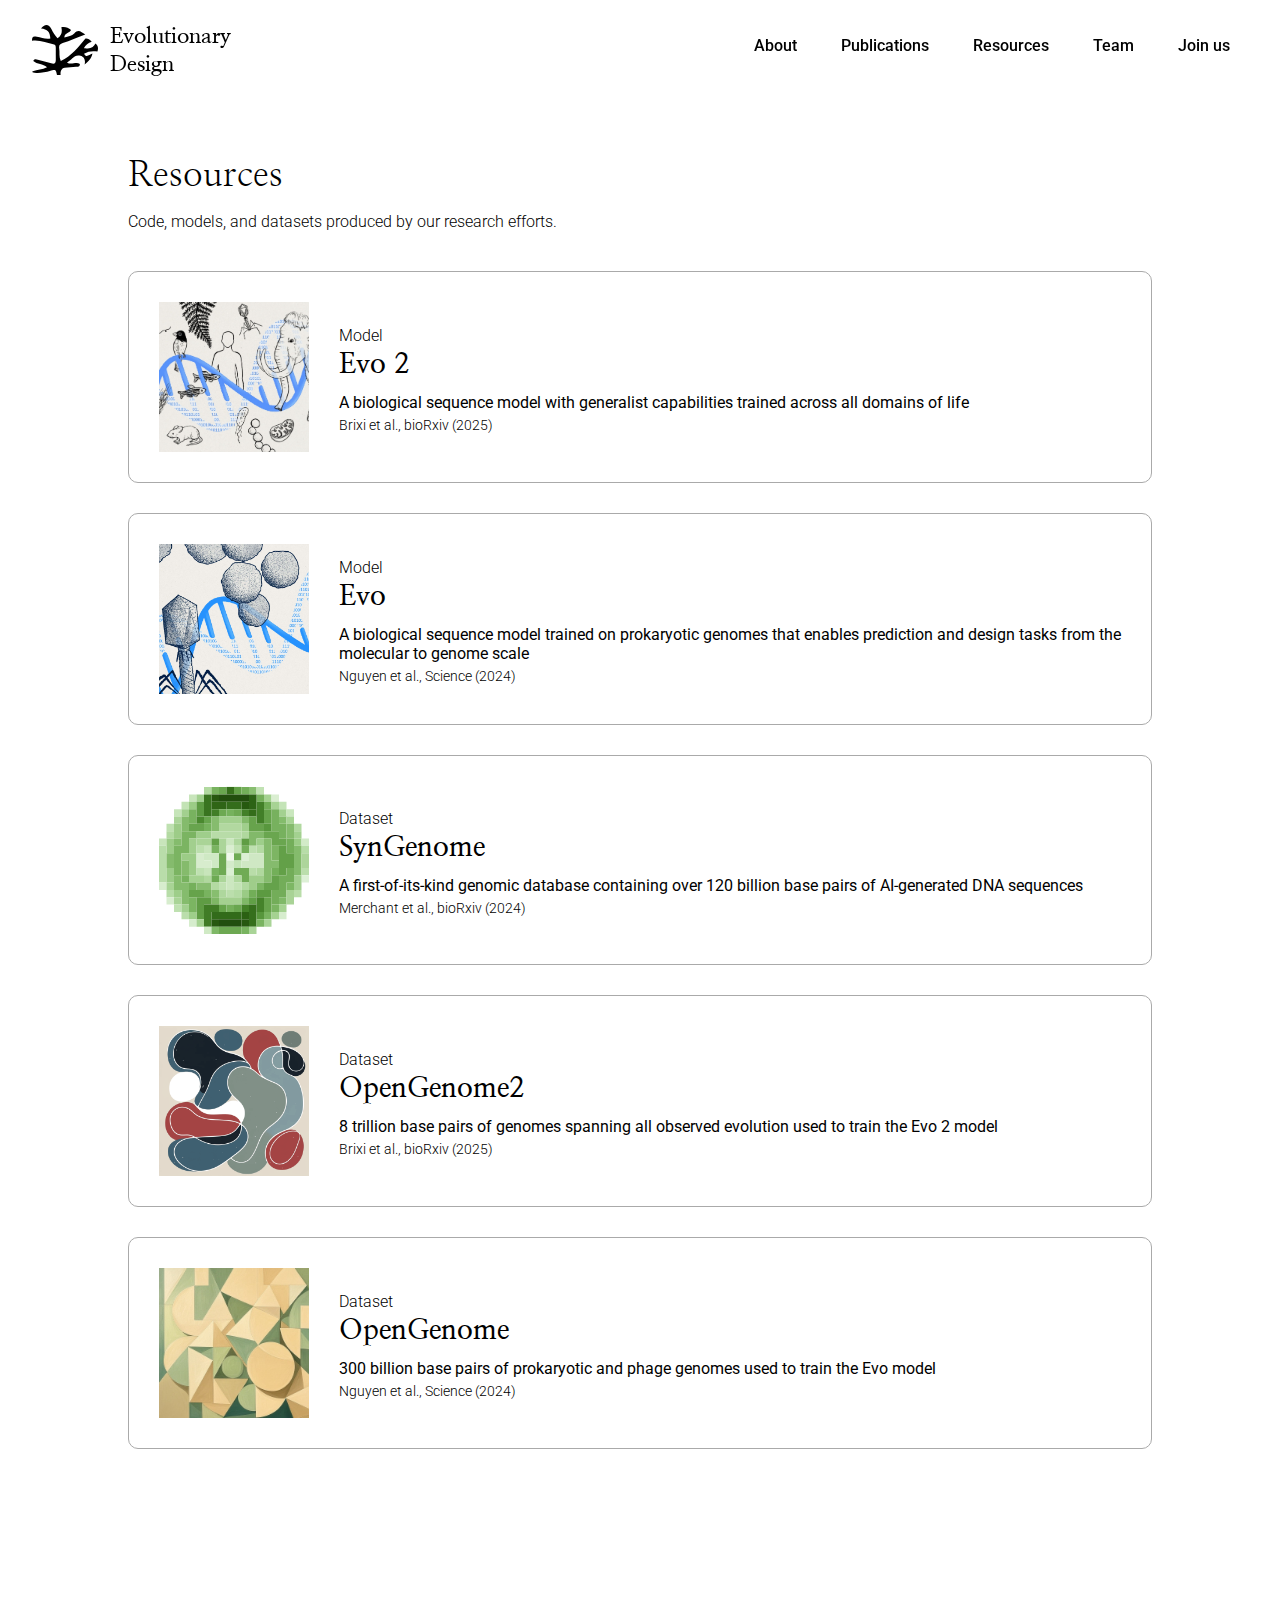
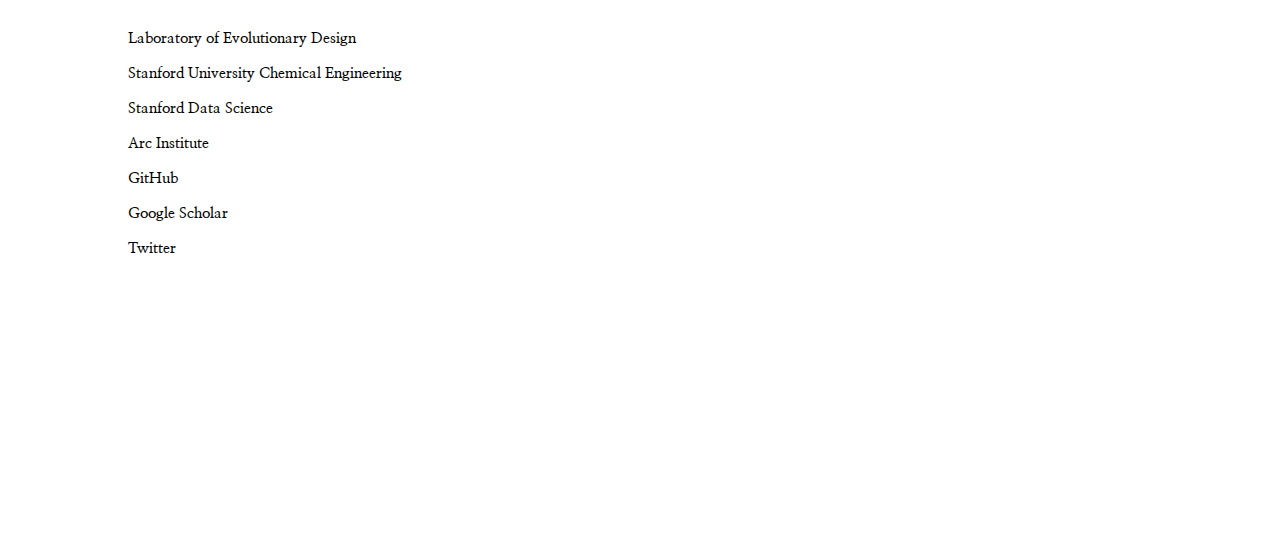
<file: resources.html>
<!DOCTYPE html>

<html>
  <head>
    <script async src="https://www.googletagmanager.com/gtag/js?id=G-EQ6FCXS2D2"></script>
    <script>
      window.dataLayer = window.dataLayer || [];
      function gtag(){dataLayer.push(arguments);}
      gtag('js', new Date());

      gtag('config', 'G-EQ6FCXS2D2');
    </script>
    <title>Resources | Evolutionary Design</title>
    <meta http-equiv="Content-Type" content="text/html"> 
    <meta name="description" content="Laboratory of Evolutionary Design">
    <meta name="keywords" content="brian hie, laboratory of evolutionary design, stanford university, arc institute, machine learning, ai, biology">
    <meta name="author" content="Brian Hie">
    <meta name="viewport" content="width=device-width, initial-scale=1">
    <link rel="preconnect" href="https://fonts.googleapis.com">
    <link rel="preconnect" href="https://fonts.gstatic.com" crossorigin>
    <link href="https://fonts.googleapis.com/css2?family=Nanum+Myeongjo:wght@400;700;800&display=swap" rel="stylesheet">
    <link href="https://fonts.googleapis.com/css2?family=Roboto:wght@100;300;400;500;700&display=swap" rel="stylesheet">
    <link rel="stylesheet" type="text/css" href="ledlab.css">
    <link rel="icon" type="image/x-icon" href="images/logo.svg">
    <script src="ledlab.js"></script>
  </head>

  <body>
    <div id="navbar"></div>
    <script>renderNav('./navbar.html')</script>

    <div class="outer-container">
      <div class="container">
        
        <div class="title2" style="padding: 140px 0 0px 0;">
          <p>
            Resources
          </p>
        </div>

        <div class="resource-subtitle">
          <p>
            Code, models, and datasets produced by our research efforts.
          </p>
        </div>
          
        <a href="https://github.com/arcinstitute/evo2/" class="resource">
          <div class="resource-img">
            <img src="images/evo-2.jpg">
          </div>
          <div class="resource-content">
            <div class="resource-type">Model</div>
            <div class="resource-title">Evo 2</div>
            <div class="resource-description">A biological sequence model with generalist capabilities trained across all domains of life</div>
            <div class="resource-publication">Brixi et al., bioRxiv (2025)</div>
          </div>
        </a>
        
        <a href="https://github.com/evo-design/evo/" class="resource">
          <div class="resource-img">
            <img src="images/evo-1.jpg">
          </div>
          <div class="resource-content">
            <div class="resource-type">Model</div>
            <div class="resource-title">Evo</div>
            <div class="resource-description">A biological sequence model trained on prokaryotic genomes that enables prediction and design tasks from the molecular to genome scale</div>
            <div class="resource-publication">Nguyen et al., Science (2024)</div>
          </div>
        </a>
        
        <a href="https://evodesign.org/syngenome/" class="resource">
          <div class="resource-img">
            <img src="images/logo_dna_green.svg">
          </div>
          <div class="resource-content">
            <div class="resource-type">Dataset</div>
            <div class="resource-title">SynGenome</div>
            <div class="resource-description">A first-of-its-kind genomic database containing over 120 billion base pairs of AI-generated DNA sequences</div>
            <div class="resource-publication">Merchant et al., bioRxiv (2024)</div>
          </div>
        </a>
        
        <a href="https://huggingface.co/datasets/arcinstitute/opengenome2" class="resource">
          <div class="resource-img">
            <img src="images/opengenome2.png">
          </div>
          <div class="resource-content">
            <div class="resource-type">Dataset</div>
            <div class="resource-title">OpenGenome2</div>
            <div class="resource-description">8 trillion base pairs of genomes spanning all observed evolution used to train the Evo 2 model</div>
            <div class="resource-publication">Brixi et al., bioRxiv (2025)</div>
          </div>
        </a>

        <a href="https://huggingface.co/datasets/LongSafari/open-genome" class="resource">
          <div class="resource-img">
            <img src="images/opengenome.jpg">
          </div>
          <div class="resource-content">
            <div class="resource-type">Dataset</div>
            <div class="resource-title">OpenGenome</div>
            <div class="resource-description">300 billion base pairs of prokaryotic and phage genomes used to train the Evo model</div>
            <div class="resource-publication">Nguyen et al., Science (2024)</div>
          </div>
        </a>
        
        <footer id="footer"></footer>
        <script>
          fetch('./footer.html')
              .then(response => response.text())
              .then(data => document.getElementById('footer').innerHTML = data);
        </script>
      </div>
    </div>
  </body>
</html>
</file>
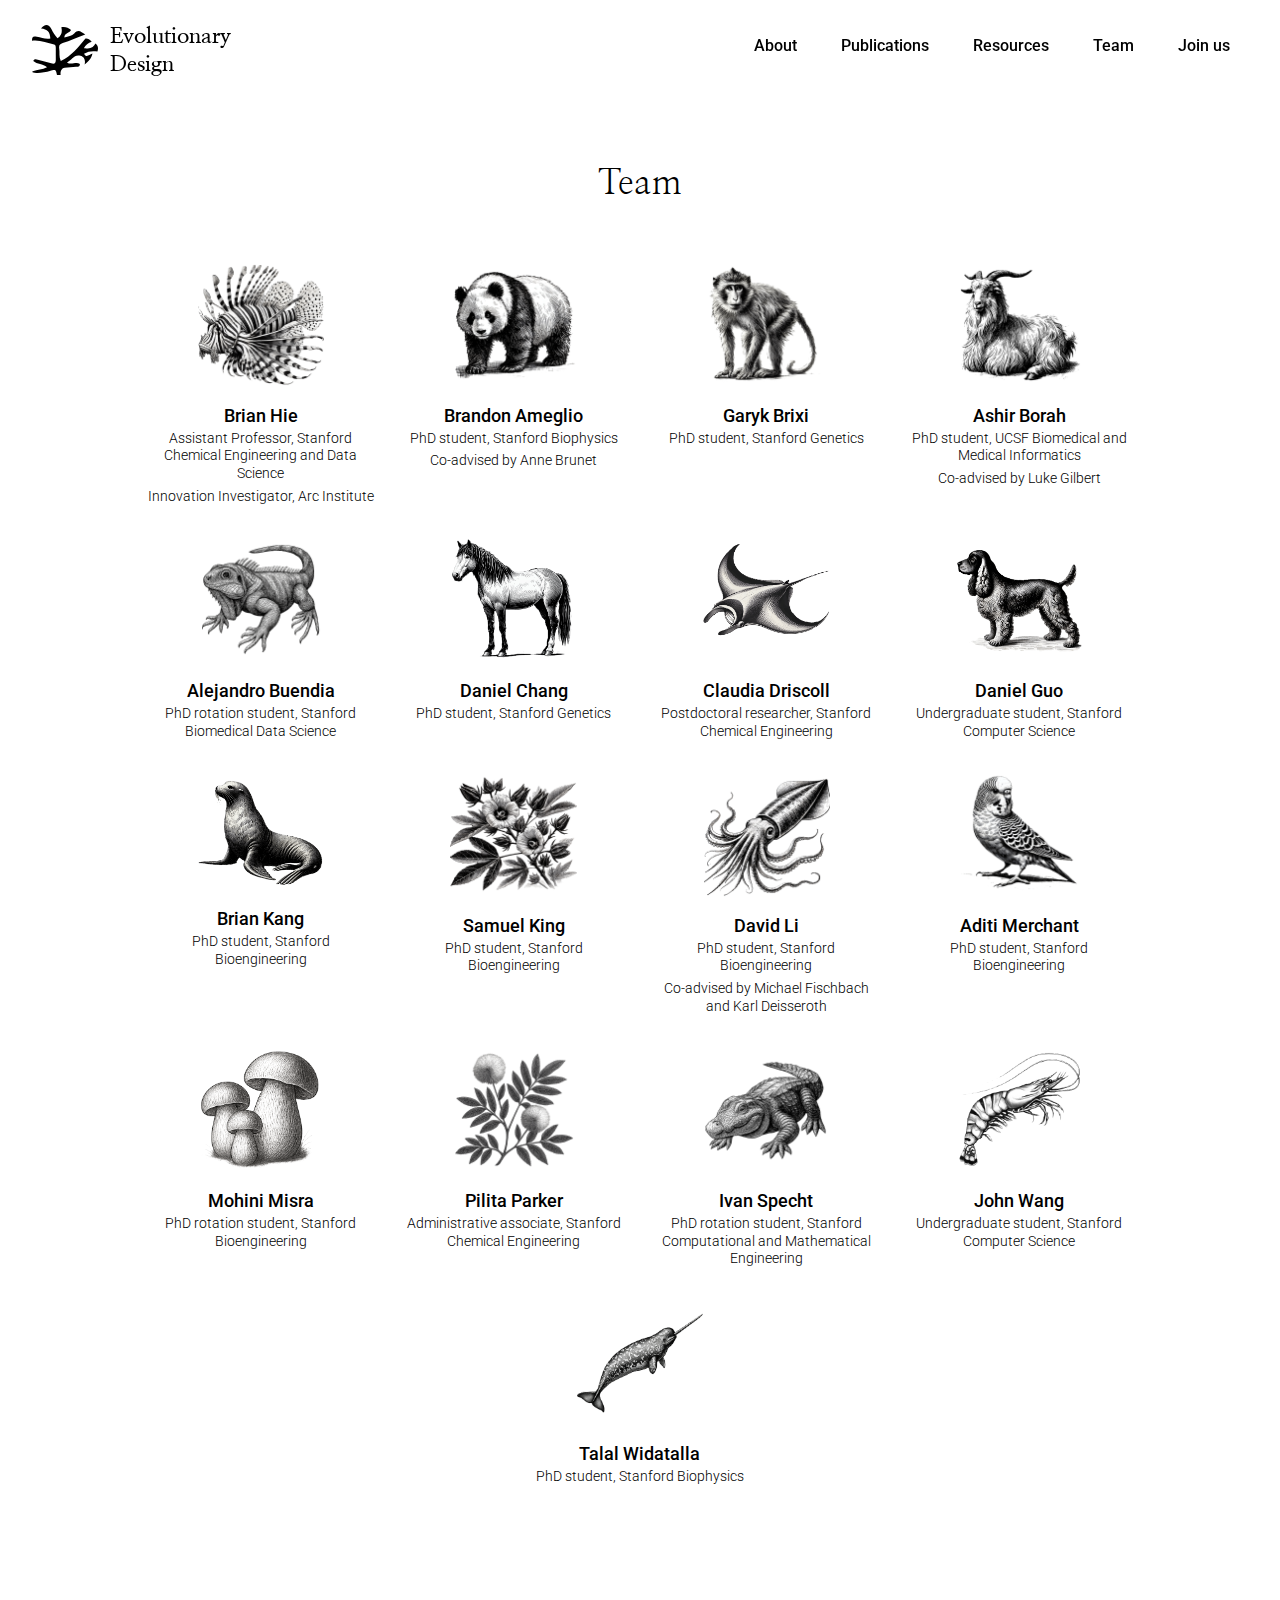
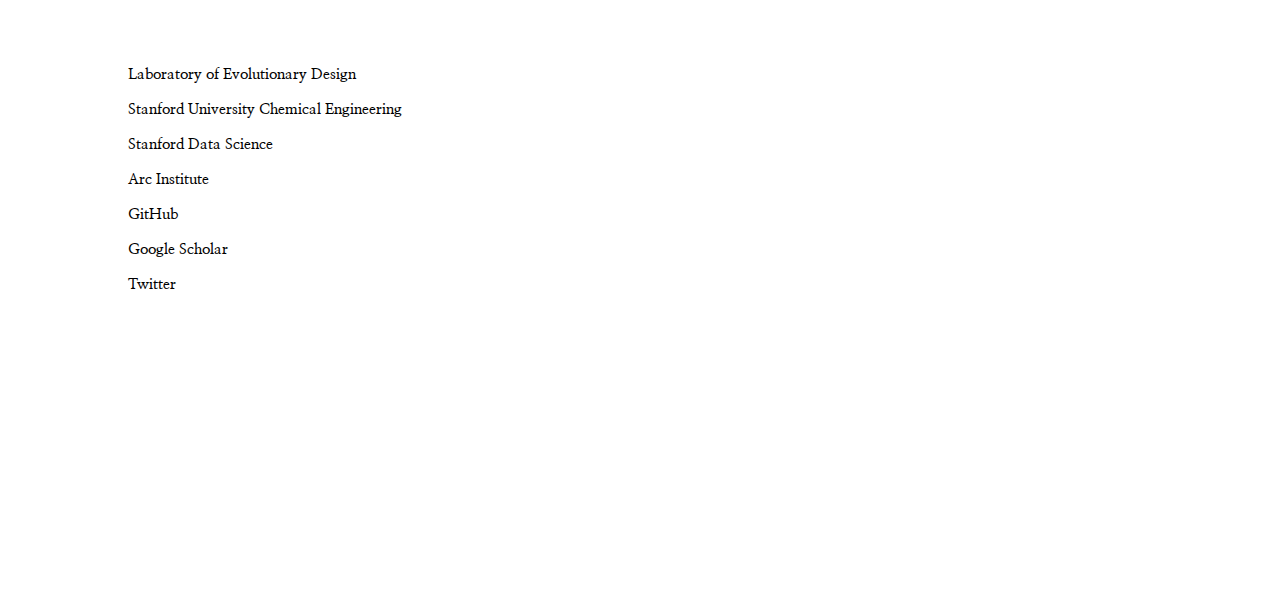
<file: team.html>
<!DOCTYPE html>

<html>
  <head>
    <script async src="https://www.googletagmanager.com/gtag/js?id=G-EQ6FCXS2D2"></script>
    <script>
      window.dataLayer = window.dataLayer || [];
      function gtag(){dataLayer.push(arguments);}
      gtag('js', new Date());

      gtag('config', 'G-EQ6FCXS2D2');
    </script>
    <title>Team | Evolutionary Design</title>
    <meta http-equiv="Content-Type" content="text/html">
    <meta charset="UTF-8">
    <meta name="description" content="Laboratory of Evolutionary Design">
    <meta name="keywords" content="brian hie, laboratory of evolutionary design, stanford university, arc institute, machine learning, ai, biology">
    <meta name="author" content="Brian Hie">
    <meta name="viewport" content="width=device-width, initial-scale=1">
    <link rel="preconnect" href="https://fonts.googleapis.com">
    <link rel="preconnect" href="https://fonts.gstatic.com" crossorigin>
    <link href="https://fonts.googleapis.com/css2?family=Nanum+Myeongjo:wght@400;700;800&display=swap" rel="stylesheet">
    <link href="https://fonts.googleapis.com/css2?family=Roboto:wght@100;300;400;500;700&display=swap" rel="stylesheet">
    <link rel="stylesheet" type="text/css" href="ledlab.css">
    <link rel="stylesheet" type="text/css" href="team.css">
    <link rel="icon" type="image/x-icon" href="images/logo.svg">
    <script src="ledlab.js"></script>
  </head>

  <body>
    <div id="navbar"></div>
    <script>renderNav('./navbar.html')</script>

    <div class="outer-container">
      <div class="container">


        <div class="team-container">
          <div class="team-text-block">
            <div class="title2" style="padding: 140px 0 10px 0; text-align: center;">
              <p>
                Team
              </p>
            </div>

            <div class="teamshelf-container">

	      <div class="team-cell team-list" title="brIAN = lIONfish">
		<img src="team-photos/lionfish.png" />
                <ul><a href="https://brianhie.com/">Brian Hie</a></ul>
                <p class="team-sublist">
                  <li>Assistant Professor, Stanford Chemical Engineering and Data Science</li>
                  <li>Innovation Investigator, Arc Institute</li>
                </p>
	      </div>
	      
	      <div class="team-cell team-list" title="brANDOn = pANDA">
		<img src="team-photos/panda.png" />
                <ul><a href="https://www.linkedin.com/in/brandon-ameglio-a5717b14b/">Brandon Ameglio</a></ul>
                <p class="team-sublist">
                  <li>PhD student, Stanford Biophysics</li>
                  <li>Co-advised by Anne Brunet</li>
                </p>
	      </div>
              
	      <div class="team-cell team-list" title="briXI = monKEY">
		<img src="team-photos/macaque.png" />
                <ul><a href="https://twitter.com/garykbrixi">Garyk Brixi</a></ul>
                <p class="team-sublist">
                  <li>PhD student, Stanford Genetics</li>
                </p>
	      </div>

	      <div class="team-cell team-list" title="ashIR = cashmERE goat">
		<img src="team-photos/goat.png" />
                <ul><a href="https://www.linkedin.com/in/ashirborah/">Ashir Borah</a></ul>
                <p class="team-sublist">
                  <li>PhD student, UCSF Biomedical and Medical Informatics</li>
                  <li>Co-advised by Luke Gilbert</li>
                </p>
	      </div>

	      <div class="team-cell team-list" title="buendiA = iguanA">
		<img src="team-photos/iguana.png" />
                <ul><a href="https://abuendia.github.io/">Alejandro Buendia</a></ul>
                <p class="team-sublist">
                  <li>PhD rotation student, Stanford Biomedical Data Science</li>
                </p>
	      </div>

	      <div class="team-cell team-list" title="chANG = mustANG">
		<img src="team-photos/mustang.png" />
                <ul><a href="https://www.linkedin.com/in/daniel-chang-b93473204/">Daniel Chang</a></ul>
                <p class="team-sublist">
                  <li>PhD student, Stanford Genetics</li>
                </p>
	      </div>

	      <div class="team-cell team-list" title="claudiA = mantA">
		<img src="team-photos/manta.png" />
                <ul><a href="https://scholar.google.co.uk/citations?user=XEj5f00AAAAJ&hl=en">Claudia Driscoll</a></ul>
                <p class="team-sublist">
                  <li>Postdoctoral researcher, Stanford Chemical Engineering</li>
                </p>
	      </div>

	      <div class="team-cell team-list" title="dANIEL = spANIEL">
		<img src="team-photos/spaniel.png" />
                <ul><a href="https://www.linkedin.com/in/danguo8412/">Daniel Guo</a></ul>
                <p class="team-sublist">
                  <li>Undergraduate student, Stanford Computer Science</li>
                </p>
	      </div>

	      <div class="team-cell team-list" title="brIAN = sealION">
		<img src="team-photos/sealion.png" />
                <ul><a href="https://www.linkedin.com/in/brian-s-kang/">Brian Kang</a></ul>
                <p class="team-sublist">
                  <li>PhD student, Stanford Bioengineering</li>
                </p>
	      </div>

	      <div class="team-cell team-list" title="samUEL = rosELLE">
		<img src="team-photos/roselle.png" />
                <ul><a href="https://www.linkedin.com/in/samuelhking/">Samuel King</a></ul>
                <p class="team-sublist">
                  <li>PhD student, Stanford Bioengineering</li>
                </p>
	      </div>

	      <div class="team-cell team-list" title="davID = squID">
		<img src="team-photos/squid.png" />
                <ul><a href="https://www.linkedin.com/in/david-li-a9b547165/">David Li</a></ul>
                <p class="team-sublist">
                  <li>PhD student, Stanford Bioengineering</li>
                  <li>Co-advised by Michael Fischbach and Karl Deisseroth</li>
                </p>
	      </div>

	      <div class="team-cell team-list" title="aditI = budgIE">
		<img src="team-photos/budgie.png" />
                <ul><a href="https://www.linkedin.com/in/aditi-merchant-820619174/">Aditi Merchant</a></ul>
                <p class="team-sublist">
                  <li>PhD student, Stanford Bioengineering</li>
                </p>
	      </div>

	      <div class="team-cell team-list" title="mohINI = porcINI">
		<img src="team-photos/porcini.png" />
                <ul><a href="https://www.linkedin.com/in/mohini-misra-a60a34199">Mohini Misra</a></ul>
                <p class="team-sublist">
                  <li>PhD rotation student, Stanford Bioengineering</li>
                </p>
	      </div>

	      <div class="team-cell team-list" title="pilitA = acaciA">
		<img src="team-photos/acacia.png" />
                <ul><a href="https://cheme.stanford.edu/people/pilita-parker">Pilita Parker</a></ul>
                <p class="team-sublist">
                  <li>Administrative associate, Stanford Chemical Engineering</li>
                </p>
	      </div>

	      <div class="team-cell team-list" title="ivAN = caimAN">
		<img src="team-photos/caiman.png" />
                <ul><a href="https://www.linkedin.com/in/ivan-specht-2aa4541a7/">Ivan Specht</a></ul>
                <p class="team-sublist">
                  <li>PhD rotation student, Stanford Computational and Mathematical Engineering</li>
                </p>
	      </div>

	      <div class="team-cell team-list" title="jOHN = prAWN">
		<img src="team-photos/prawn.png" />
                <ul><a href="https://www.linkedin.com/in/john-n-wang/">John Wang</a></ul>
                <p class="team-sublist">
                  <li>Undergraduate student, Stanford Computer Science</li>
                </p>
	      </div>

	      <div class="team-cell team-list" title="talAL = narwhAL">
		<img src="team-photos/narwhal.png" />
                <ul><a href="https://www.linkedin.com/in/talal-widatalla-45574244/">Talal Widatalla</a></ul>
                <p class="team-sublist">
                  <li>PhD student, Stanford Biophysics</li>
                </p>
	      </div>

	    </div>            
          </div>
        </div>

        <footer id="footer"></footer>
        <script>
          fetch('./footer.html')
    .then(response => response.text())
    .then(data => document.getElementById('footer').innerHTML = data);
        </script>
      </div>
    </div>
  </body>
</html>
</file>
<file: ledlab.css>
.container {
    max-width: 1024px;
    margin: 0 auto;
}

.outer-container {
    margin-left: 30px;
    margin-right: 30px;
}

p {
    display: block;
    margin-block-start: 0px;
    margin-block-end: 0px;
    margin-inline-start: 0px;
    margin-inline-end: 0px;
}

.dummy-header {
    display: none;
}

.title1 {
    text-align: left;
    font-size: 48px;
    padding: 96px 0 0 0;
    color: #000000;
    font-family: "Nanum Myeongjo", "Garamond", serif;
    /*word-spacing: -0.75em;*/
    font-weight: 700;
}

@media (max-width: 1300px) {
    .title1 {
        padding-top: 120px;
    }
}

.subtitle1 {
    text-align: left;
    font-size: 18px;
    margin: 0 0 40px 0;
    color: #000000;
    line-height: 150%;
    font-family: "Roboto", "Arial", sans-serif;
    /*font-family: "Nanum Myeongjo", "Garamond", serif;*/
    font-weight: 500;
}

@media (max-width: 768px) {
    .subtitle1 {
        margin-top: 8px;
    }
}

.subtitle1 a {
    text-decoration: none;
    color: black;
}

.subtitle1 a:hover {
    text-decoration: underline;
    text-decoration-thickness: 1px;
    text-underline-offset: 2px;
}

.title2 {
    text-align: left;
    font-size: 35px;
    margin: 14px 0 14px 0;
    padding-top: 40px;
    color: #000000;
    font-family: "Nanum Myeongjo", "Garamond", serif;
    /*word-spacing: -0.75em;*/
    font-weight: 400;
}

.subtitle2 {
    text-align: left;
    font-size: 18px;
    margin: 12px 0 8px 0;
    color: #000000;
    line-height: 130%;
    font-family: "Roboto", "Arial", sans-serif;
    font-weight: 300;
}

@media (max-width: 768px) {
    .subtitle2 {
        font-size: 16px;
    }

    .subtitle2 br {
        display: none;
    }
}

.banner-row {
    display: flex;
    flex-wrap: wrap;
    justify-content: space-between;
}

.banner-column {
    flex: 1;
    padding: 20px 60px 20px 0px;
}

@media (max-width: 768px) {
    .banner-column {
        flex: 100%;
        padding-right: 0;
    }
}

.banner-column img {
    max-width: 100%;
    height: auto;
}

@media (max-width: 768px) {
    .banner-column img {
        width: 100%;
        height: auto;
    }
}

.banner-column p {
    text-align: left;
}

.title3 {
    text-align: left;
    font-size: 22px;
    margin: 8px 0 8px 0;
    color: #000000;
    font-family: "Nanum Myeongjo", "Garamond", serif;
    /*word-spacing: -0.75em;*/
    font-weight: 700;
}

.text1 {
    text-align: left;
    font-size: 15px;
    color: #333333;
    font-family: "Roboto", "Arial", sans-serif;
    font-weight: 300;
}

.navbar {
    overflow: hidden;
    background-color: rgba(255, 255, 255, 0.9);
    position: fixed;
    top: 0px;
    width: 100%;
    font-size: 16px;
    font-family: "Roboto", "Arial", sans-serif;
    font-weight: 400;
    padding: 12px 0 12px 0;
    display: flex;
    justify-content: space-between;
}

.navbar-logo {
    margin: 10px 0 0px 24px;
    display: flex;
    align-items: center;
    text-decoration: none;
    color: black;
}

.navbar-logo img {
    height: 50px;
}

.navbar-name {
    font-family: "Nanum Myeongjo", "Garamond", serif;
    /*word-spacing: -0.75em;*/
    font-weight: 700;
    font-size: 22px;
    padding-left: 12px;
}

.navbar-list {
    list-style-type: none;
    margin: 0;
    padding: 0 36px 0 0;
    display: flex;
    justify-content: flex-end;
}

@media (max-width: 800px) {
    .navbar-list {
        display: none;
    }
}

.navbar-list li {
    padding: 14px 22px;
    display: flex;
    align-items: center;
    justify-content: center;
}

.navbar-list li a {
    color: black;
    text-decoration: none;
    font-family: "Roboto", "Arial", sans-serif;
    font-weight: 500;
    font-size: 16px;
}

.navbar-list li a:hover {
    text-decoration: underline;
}

.menu-container {
    position: fixed;
    top: 0;
    right: 0;
    padding: 20px;
    z-index: 1;
}

@media (min-width: 801px) {
    .menu-container {
        display: none;
    }
}

#hamburger-menu {
    cursor: pointer;
    user-select: none;
}

#hamburger-menu span {
    display: block;
    width: 35px;
    height: 3px;
    margin: 8px;
    background: #333;
}

.dropdown-content {
    display: none;
    position: absolute;
    right: 20px;
    background-color: white;
    min-width: 160px;
    box-shadow: 0px 8px 16px 0px rgba(0,0,0,0.2);
    transition: max-height 0.3s, opacity 0.3s;
    max-height: 0;
    overflow: hidden;
    opacity: 0;
    padding: 20px;
}

.dropdown-content a {
    display: block;
    text-decoration: none;
    color: black;
    font-family: "Roboto", "Arial", sans-serif;
    font-weight: 500;
    font-size: 18px;
    padding: 20px 15px;
    text-align: right;
    border-bottom-style: solid;
    border-bottom-width: 0.5px;
    border-bottom-color: #aaaaaa;
}

.dropdown-show {
    display: block;
    max-height: 500px;
    opacity: 1;
}

#contact-text {
    padding-left: 140px;
}

@media (max-width: 768px) {
    #contact-image {
        display: none;
    }

    #contact-text {
        padding-left: 0;
    }

}

@media (min-width: 768px) {
    #contact-image2 {
        display: none;
    }
}

.publication {
    display: flex;
    align-items: center;
    text-decoration: none;
    color: inherit;
    padding: 12px 0 10px 0;
    border-bottom-style: solid;
    border-bottom-width: 0.5px;
    border-bottom-color: #aaaaaa;
}

@media (max-width: 768px) {
    .publication {
        padding: 18px 0 16px 0;
    }
}

.publication:hover {
    /*background-color: #fafafa; /* Changes background color when hovered over */
}

.publication:hover .publication-title {
    text-decoration: underline;
    text-decoration-thickness: 1px;
    /*text-underline-offset: 2px;*/
}

.publication:hover .publication-title-main {
    text-decoration: underline;
    text-decoration-thickness: 1px;
    /*text-underline-offset: 2px;*/
}

.publication-img {
    flex: 0 0 100px;
    margin-right: 20px;
}

.publication-img img {
    max-width: 100%;
    max-height: auto;
}

.publication-content {
    flex: 1;
    display: flex;
    flex-direction: column;
    justify-content: center;
}

.publication-title-main {
    margin-bottom: 10px;
    font-family: "Nanum Myeongjo", "Garamond", serif;
    /*word-spacing: -0.75em;*/
    font-weight: 700;
    font-size: 21px;
}

.publication-title {
    margin-bottom: 4px;
    font-family: "Nanum Myeongjo", "Garamond", serif;
    /*word-spacing: -0.75em;*/
    font-weight: 700;
    font-size: 20px;
}

.publication-authors {
    font-size: 15px;
    font-family: "Roboto", "Arial", sans-serif;
    font-weight: 400;
    padding-bottom: 5px;
}

.publication-description {
    font-size: 15px;
    font-family: "Roboto", "Arial", sans-serif;
    font-weight: 300;
}

.publication-button {
    display: inline-block;
    padding: 20px 20px 20px 20px;
    background-color: white;
    color: inherit;
    border-radius: 4px;
    text-decoration: none;
    font-family: "Roboto", "Arial", sans-serif;
    font-weight: 400;
    font-size: 18px;
    border-style: solid;
    border-width: 1px;
    border-radius: 0;
    margin-top: 12px;
}

.publication-button:hover {
    text-decoration: underline;
    text-decoration-thickness: 1px;
    text-underline-offset: 2px;
}

.publication-year-header {
    text-align: right;
    font-size: 25px;
    padding: 35px 0 5px 0;
    color: #000000;
    font-family: "Nanum Myeongjo", "Garamond", serif;
    /*word-spacing: -0.75em;*/
    font-weight: 400;
}

.resource {
    display: flex;
    align-items: center;
    text-decoration: none;
    color: inherit;
    padding: 30px 30px 26px 30px;
    /*box-shadow: 0px 2px 5px 0px rgba(0,0,0,0.2);*/
    margin-bottom: 30px;
    border-radius: 10px;
    border-style: solid;
    border-width: 1px;
    border-color: #aaa;
    border-radius: 10px;
}

.resource:hover {
    background-color: #fafafa; /* Changes background color when hovered over */
    
}

.resource:hover .resource-title {
    /*text-decoration: underline;
    text-decoration-thickness: 1px;
    /*text-underline-offset: 2px;*/
}

.resource-subtitle {
    font-size: 16px;
    font-family: "Roboto", "Arial", sans-serif;
    font-weight: 300;
    padding-bottom: 40px;
}

.resource-img {
    flex: 0 0 150px;
    margin: 0;
    margin-right: 30px;
}

.resource-img img {
    max-width: 100%;
    max-height: auto;
}

.resource-content {
    flex: 1;
    display: flex;
    flex-direction: column;
    justify-content: center;
}

@media (max-width: 600px) {
    .resource {
        flex-direction: column;
        align-items: center;
        text-align: center;
        padding: 40px 30px 26px 30px;
    }

    .resource-img {
        margin: 0 0 20px 0;  /* Adjust margin for vertical layout */
        flex: 0 0 auto;      /* Remove fixed width constraint */
        width: 80%;         /* Make image responsive */
        max-width: 200px;   /* Prevent image from getting too large */
    }
    
    .resource-content {
        width: 100%;        /* Full width for content */
        padding: 0 20px;    /* Add some padding on the sides */
    }
}

.resource-title {
    margin-bottom: 10px;
    font-family: "Nanum Myeongjo", "Garamond", serif;
    /*word-spacing: -0.75em;*/
    font-weight: 700;
    font-size: 28px;
}

.resource-type {
    font-size: 16px;
    font-family: "Roboto", "Arial", sans-serif;
    font-weight: 300;
    margin-bottom: 3px;
}

.resource-description {
    font-size: 16px;
    font-family: "Roboto", "Arial", sans-serif;
    font-weight: 400;
    padding-bottom: 5px;
}

.resource-publication {
    font-size: 14px;
    font-family: "Roboto", "Arial", sans-serif;
    font-weight: 300;
}

.join-section-anchor {
    display: block;
    position: relative;
    top: -40px;
    visibility: hidden;
}

.join-subtitle {
    text-align: left;
    font-size: 20px;
    margin: 10px 0 5px 0;
    padding-top: 30px;
    color: #000000;
    font-family: "Nanum Myeongjo", "Garamond", serif;
    /*word-spacing: -0.75em;*/
    font-weight: 700;
}

.join-text {
    text-align: left;
    font-size: 16px;
    margin: 0;
    padding-top: 0px;
    color: #000000;
    line-height: 160%;
    font-family: "Roboto", "Arial", sans-serif;
    font-weight: 300;
}

@media (min-width: 768px) {
    #join-second-text {
        padding-left: 140px;
        padding-top: 25px;
    }

    #join-second-img {
        padding-top: 25px;
    }
}

@media (max-width: 768px) {
    #join-first-img {
        display: none;
    }

    #join-second-text {
        padding-left: 0;
    }
}

footer {
    background-color: white;
    color: inherit;
    width: 100%;
    bottom: 0;
    margin-top: 180px;
    margin-bottom: 300px;
}

.footer-content {
    margin: 16px 0 0 0;
    color: inherit;
    text-align: left;
    font-size: 16px;
    font-family: "Nanum Myeongjo", "Garamond", serif;
    /*word-spacing: -0.75em;*/
    font-weight: 700;
    font-size: 15px;
}

.footer-content a {
    color: black;
    text-decoration: none;
}

.footer-content a:hover {
    text-decoration: underline;
    text-decoration-thickness: 0.5px;
    text-underline-offset: 2px;
}

.about-container {
    display: flex;
    justify-content: space-between;
}

@media (max-width: 768px) {
    .about-container {
        display: grid;
    }
}

.about-subtitle {
    text-align: left;
    font-size: 25px;
    margin: 10px 0 5px 0;
    color: #000000;
    font-family: "Nanum Myeongjo", "Garamond", serif;
    /*word-spacing: -0.75em;*/
    /*font-family: "Roboto", "Arial", sans-serif;*/
    font-weight: 300;
}

.about-list {
    text-align: left;
    font-size: 18px;
    margin: 0;
    /*padding-top: 30px;*/
    color: #000000;
    line-height: 110%;
    font-family: "Roboto", "Arial", sans-serif;
    font-weight: 300;
    padding-inline-start: 0px;
    list-style: none;
}

.about-list li {
    padding-top: 20px;
}

.about-sublist {
    padding-inline-start: 14px;
    font-size: 16px;

}

.about-sublist li {
    padding-top: 5px;
}

.about-text {
    text-align: left;
    font-size: 18px;
    margin: 20px 0 10px 0;
    padding-top: 30px;
    color: #000000;
    line-height: 160%;
    font-family: "Roboto", "Arial", sans-serif;
    font-weight: 300;
}

.about-text-block {
    flex: 1;
    padding-right: 70px;
}

@media (max-width: 768px) {
    .about-text-block {
        padding-right: 10px;
    }
}

.about-text-block a {
    text-decoration: none;
    color: black;
    font-weight: 700;
}

.about-text-block a:hover {
    text-decoration: underline;
}

.about-image-block {
    flex: 1;
}

.about-image-block img {
    width: 100%;
    height: auto;
    padding-top: 160px;
}

@media (max-width: 768px) {
    .about-image-block img {
        padding-top: 80px;
    }
}
</file>
<file: team.css>
.team-container {
    display: flex;
    justify-content: space-between;
}

@media (max-width: 768px) {
    .team-container {
        display: grid;
    }
}

.team-subtitle {
    text-align: left;
    font-size: 25px;
    margin: 10px 0 5px 0;
    color: #000000;
    font-family: "Nanum Myeongjo", "Garamond", serif;
    /*font-family: "Roboto", "Arial", sans-serif;*/
    font-weight: 300;
}

.team-list {
    text-align: left;
    /*font-size: 18px;*/
    margin: 0;
    /*padding-top: 30px;*/
    color: #000000;
    line-height: 110%;
    font-family: "Roboto", "Arial", sans-serif;
    font-weight: 300;
    padding-inline-start: 0px;
    list-style: none;
}

.team-list li {
    padding: 5px 12px 0px 12px;
    text-align: center;
    font-size: 14px;
}

.team-sublist {
    padding-inline-start: 14px;
    font-size: 16px;
}

.team-sublist li {
    padding-top: 5px;
}

.team-text {
    text-align: left;
    font-size: 18px;
    margin: 20px 0 10px 0;
    padding-top: 30px;
    color: #000000;
    line-height: 160%;
    font-family: "Roboto", "Arial", sans-serif;
    font-weight: 300;
}

.team-text-block {
    flex: 1;
}

@media (max-width: 768px) {
    .team-text-block {
        padding-right: 10px;
    }
}

.team-text-block a {
    text-decoration: none;
    color: black;
    font-weight: 500;
    font-size: 18px;
}

.team-text-block a:hover {
    text-decoration: underline;
}

.team-image-block {
    flex: 1;
}

.team-image-block img {
    width: 100%;
    height: auto;
    padding-top: 160px;
}

@media (max-width: 768px) {
    .team-image-block img {
        padding-top: 80px;
    }
}

.teamshelf-container {
  display: flex;
  flex-flow: wrap;
  max-width: 1500px;
  justify-content: center;
  margin: 0 auto;
}

.team-cell {
  width: 24.7%;
  /*min-height: 10rem;*/
  border-left: 0;
  border-right: 0;
  border-top: 0;
  /*border-bottom: 1px;
  border-style: solid;
  border-color: #cccccc;*/
  display: flex;
  flex-flow: column;
  align-items: center;
  justify-content: flex-start;
  padding-top: 3%;
  /*padding-bottom: 5%;*/
}


.team-cell > img {
  width: 50%;
  /*border: solid black;*/
}

.team-cell > ul {
  width: 60%;
  margin-bottom: 0;
  text-align: center;
  font-size: 20px;
  font-weight: 700;
  padding: 0;
}

.team-cell > p {
  font-size: 14px;
  font-weight: 300;
  font-style: italic;
}

h4 + p {
  margin-top: 0;
  width: 60%;
  text-align: center;
}

.team-cell:nth-child(4n + 1) {
  border-left: 0px;
  border-right: 0px;
}

.team-cell:nth-child(4n + 2) {
  /*border-left: 1px;
  border-right: 0px;
  border-style: solid;
  border-color: #cccccc;*/
}

.team-cell:nth-child(4n + 3) {
  /*border-left: 1px;
  border-right: 0px;
  border-style: solid;
  border-color: #cccccc;*/
}

.team-cell:nth-child(4n + 4) {
  /*border-left: 1px;
  border-right: 0px;
  border-style: solid;
  border-color: #cccccc;*/
}*/


@media screen and (max-width: 1024px) {
  .team-cell {
    width: 30%;
    padding-top: 40px;
  }

  .team-cell > p {
    width: 90%;
    text-align: center;
  }

  .team-cell > h4 {
    margin-top: 8px;
  }

  .team-cell:nth-child(3n + 1) {
    border-left: 0px;
    border-right: 0px;
  }

  .team-cell:nth-child(3n + 2) {
    /*border-left: 1px;
    border-right: 0px;
    border-style: solid;
    border-color: #cccccc;*/
  }

  .team-cell:nth-child(3n + 3) {
    /*border-left: 1px;
    border-right: 0px;
    border-style: solid;
    border-color: #cccccc;*/
  }
}

@media screen and ((max-device-width: 900px) or (max-width: 900px)){
  .team-cell {
    width: 45%;
    padding-top: 40px;
  }

  .team-cell > p {
    width: 90%;
    text-align: center;
  }

  .team-cell > h4 {
    margin-top: 8px;
  }

  .team-cell:nth-child(odd) {
    border-left: 0px;
    border-right: 0px;

  }

  .team-cell:nth-child(even) {
    /*border-left: 1px;
    border-right: 0px;
    border-style: solid;
    border-color: #cccccc;*/
  }
}

@media screen and (max-device-width: 480px) {
  .header-container {
	font-size: 115px;
	height: 270px;
  }

  .team-cell {
    width: 100%;
    height: 100%;
  }

  .team-cell > p {
    width: 90%;
    text-align: center;
	font-size: 30px;
  }

  .team-cell > h4 {
    margin-top: 8px;
	font-size: 32px;
  }

  .team-cell:nth-child(n) {
    border: 0px;
  }
}
</file>
